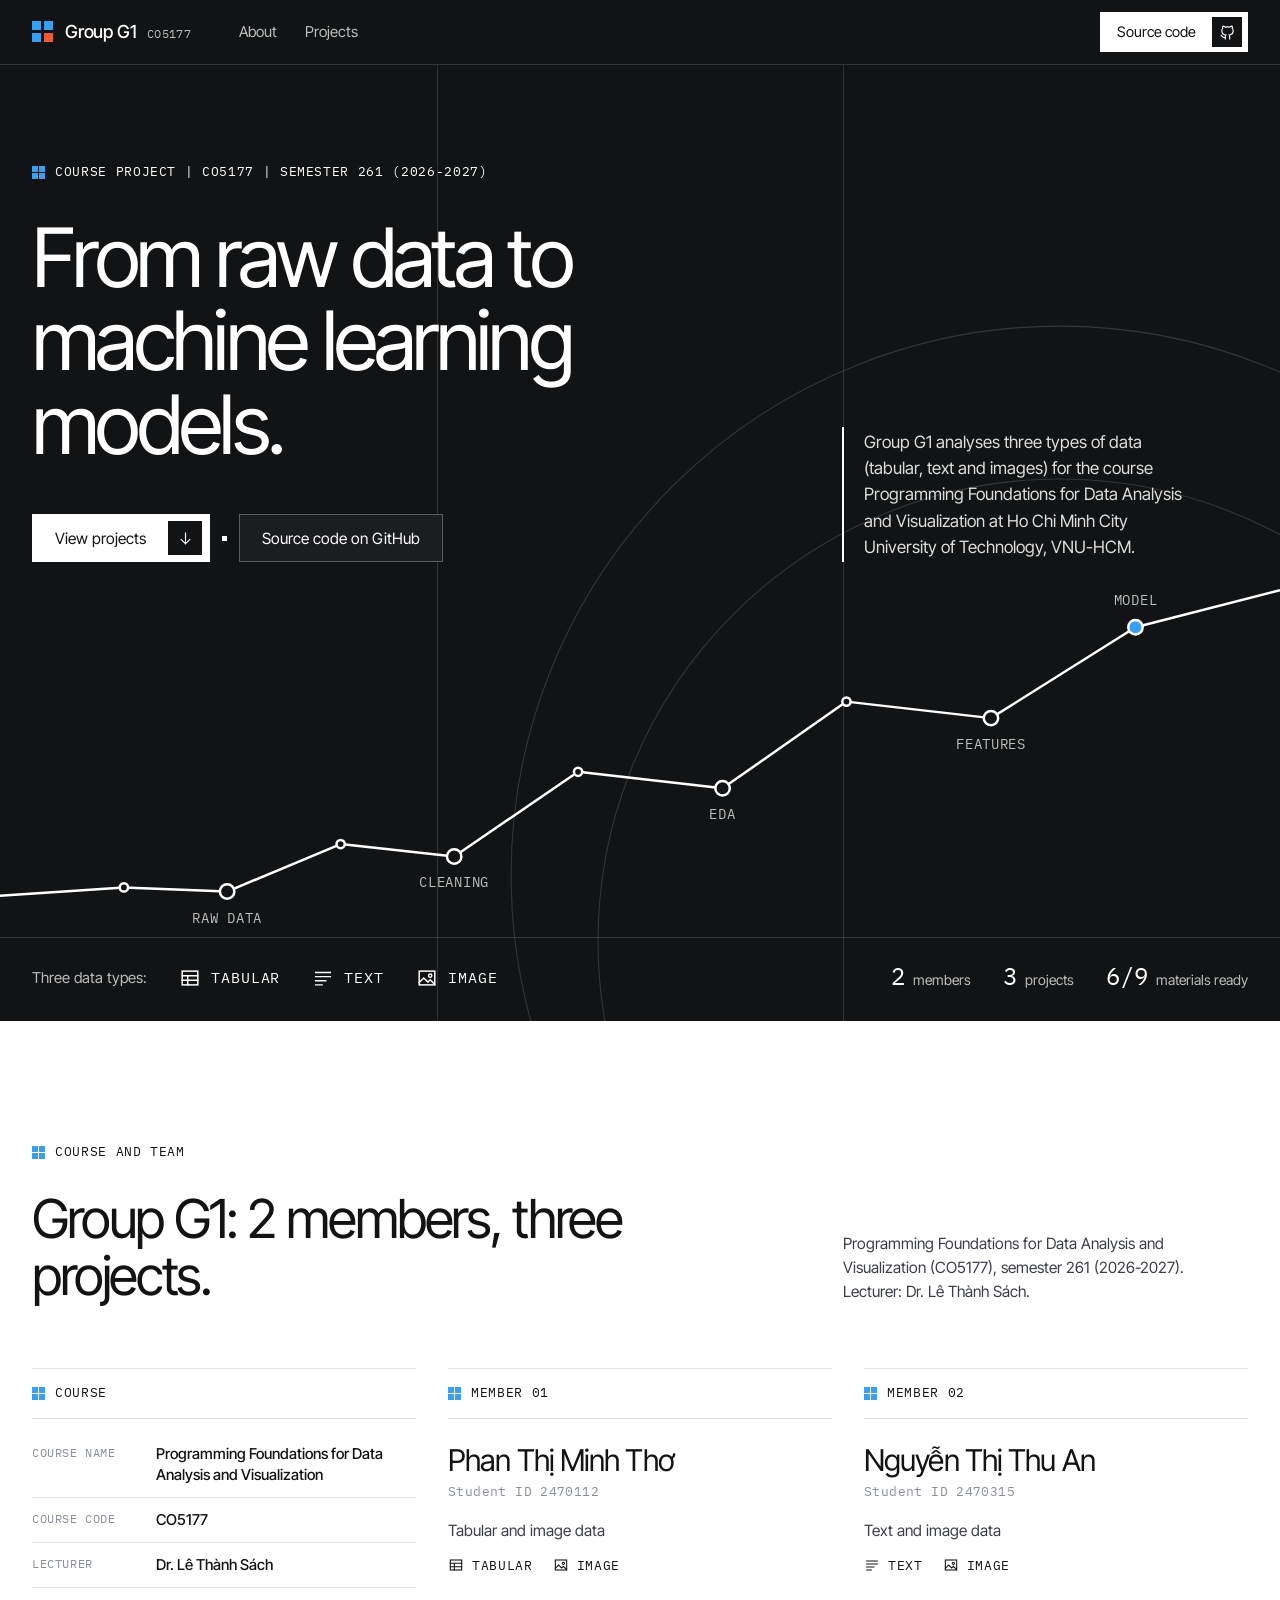
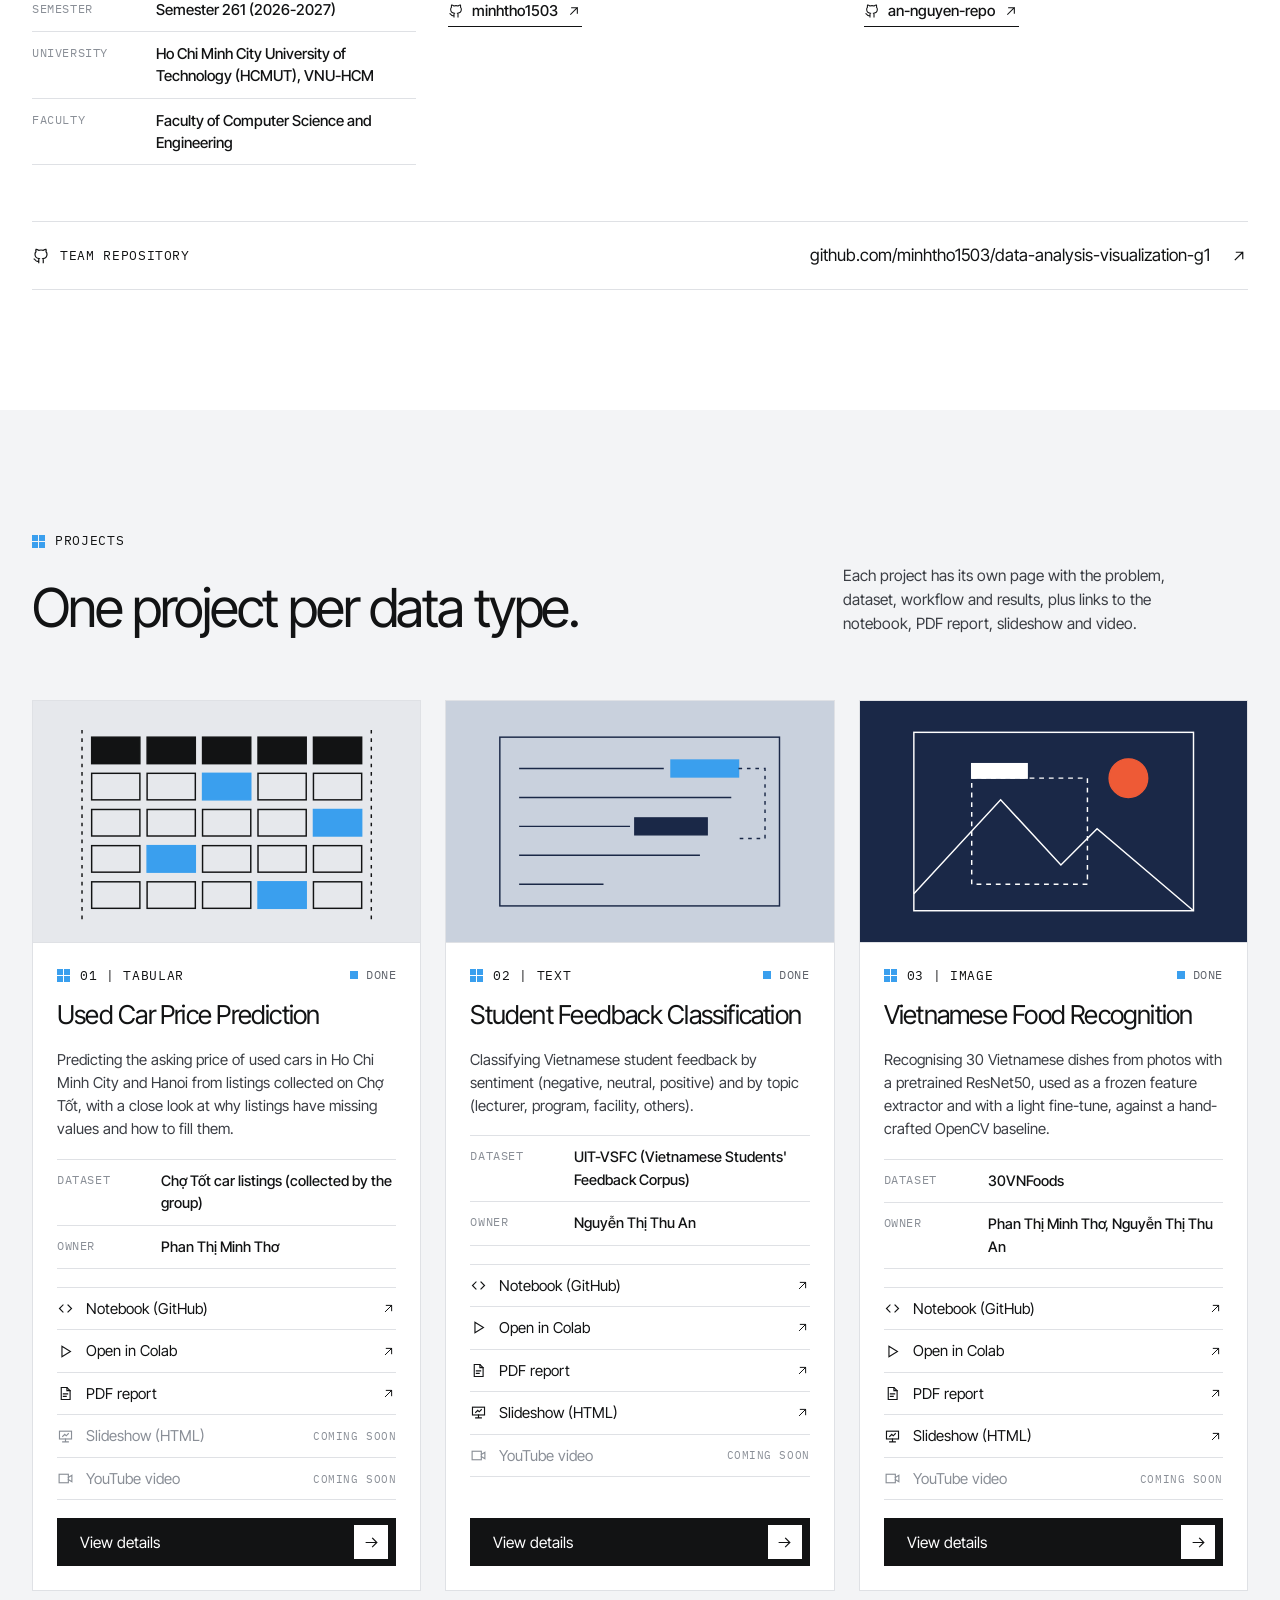
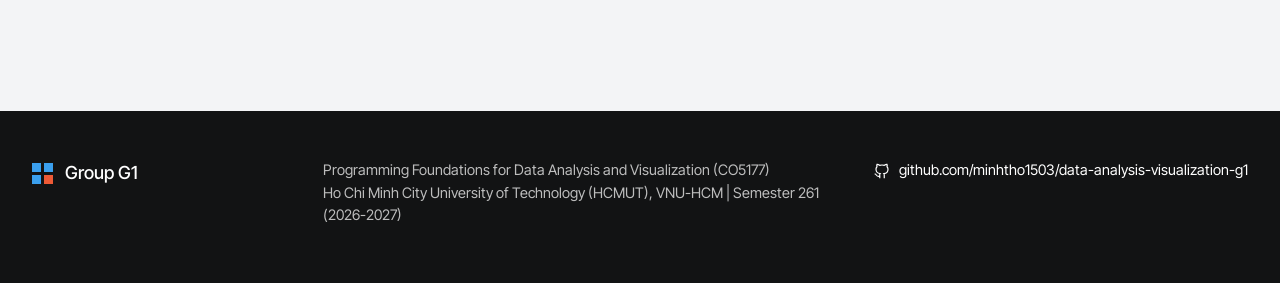
<file: index.html>
<!doctype html>
<html lang="en">
<head>
  <meta charset="utf-8">
  <meta name="viewport" content="width=device-width, initial-scale=1">
  <title>Group G1 | CO5177</title>
  <meta name="description" content="CO5177 course project, Programming Foundations for Data Analysis and Visualization, Group G1, HCMUT, semester 261.">
  <link rel="icon" href="data:image/svg+xml,%3Csvg xmlns='http://www.w3.org/2000/svg' viewBox='0 0 32 32'%3E%3Crect width='32' height='32' rx='6' fill='%2315171c'/%3E%3Crect x='6' y='18' width='5' height='8' fill='%23f2b42f'/%3E%3Crect x='13.5' y='12' width='5' height='14' fill='%232f54eb'/%3E%3Crect x='21' y='6' width='5' height='20' fill='%23d4441f'/%3E%3C/svg%3E">
  <link rel="preconnect" href="https://fonts.googleapis.com">
  <link rel="preconnect" href="https://fonts.gstatic.com" crossorigin>
  <link href="https://fonts.googleapis.com/css2?family=Inter+Tight:wght@400;500;600&family=IBM+Plex+Mono:wght@400;500&display=swap" rel="stylesheet">
  <link rel="stylesheet" href="assets/css/style.css">
</head>
<body data-root="" data-page="home">
  <header class="site-header" id="site-header"></header>
  <main id="app">
    <noscript>
      <div class="noscript">
        This page needs JavaScript.<br>
        Repository: <a href="https://github.com/minhtho1503/data-analysis-visualization-g1">github.com/minhtho1503/data-analysis-visualization-g1</a>
      </div>
    </noscript>
  </main>
  <footer class="site-footer" id="site-footer"></footer>
  <script src="assets/js/site.js"></script>
  <script src="projects/tabular/project.js"></script>
  <script src="projects/text/project.js"></script>
  <script src="projects/image/project.js"></script>
  <script src="assets/js/render.js"></script>
</body>
</html>
</file>
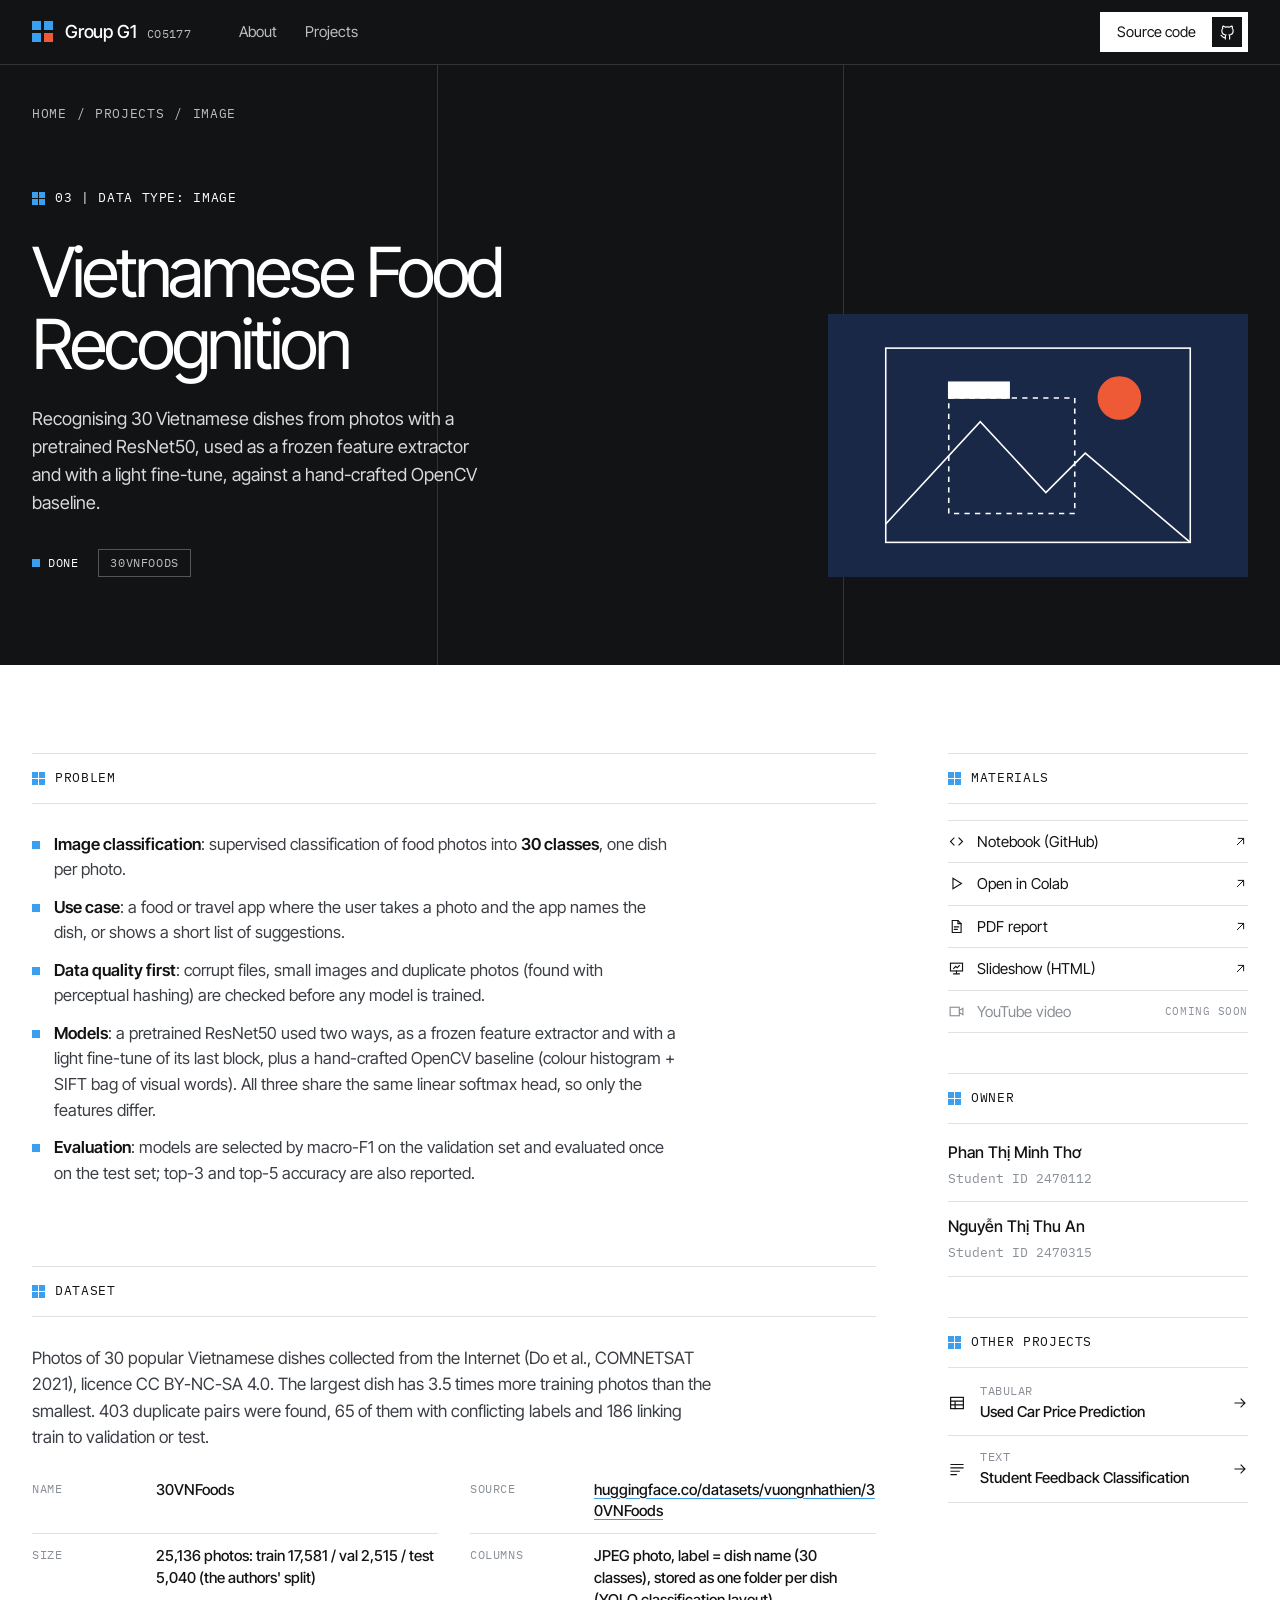
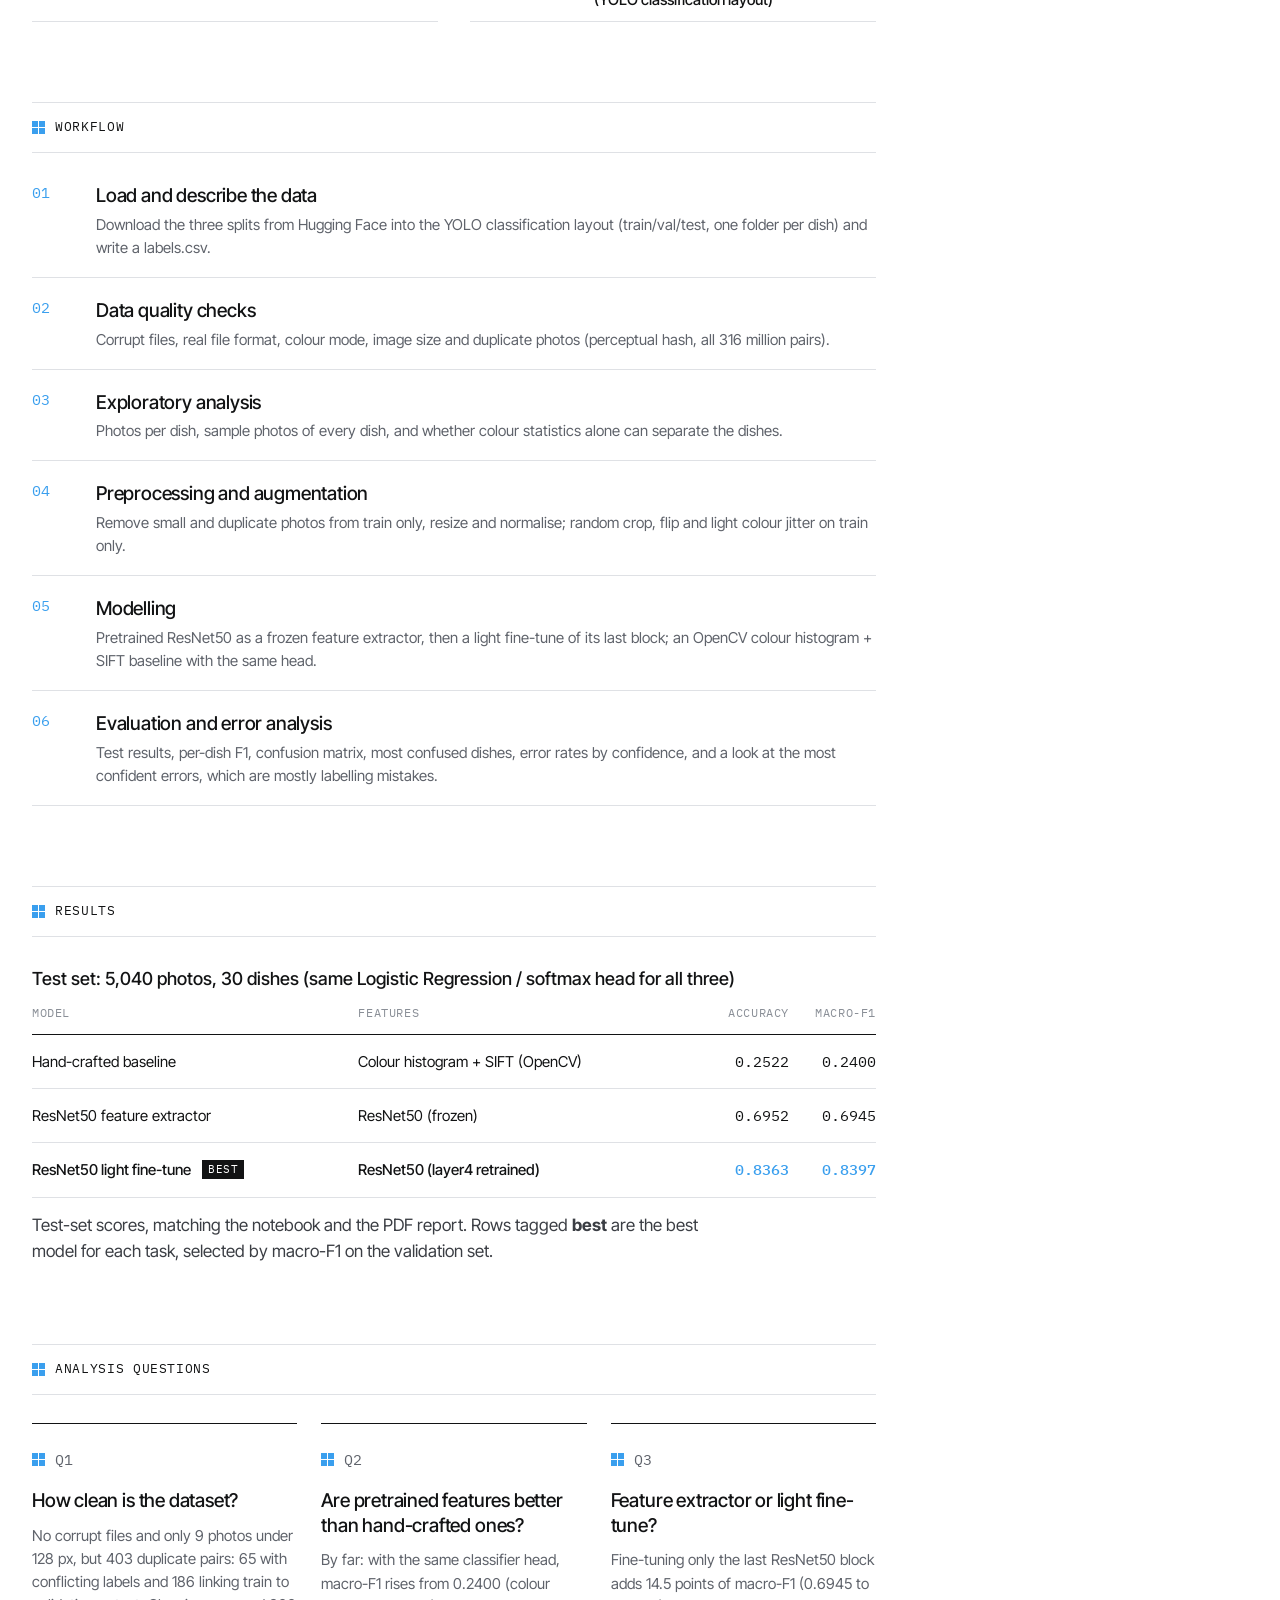
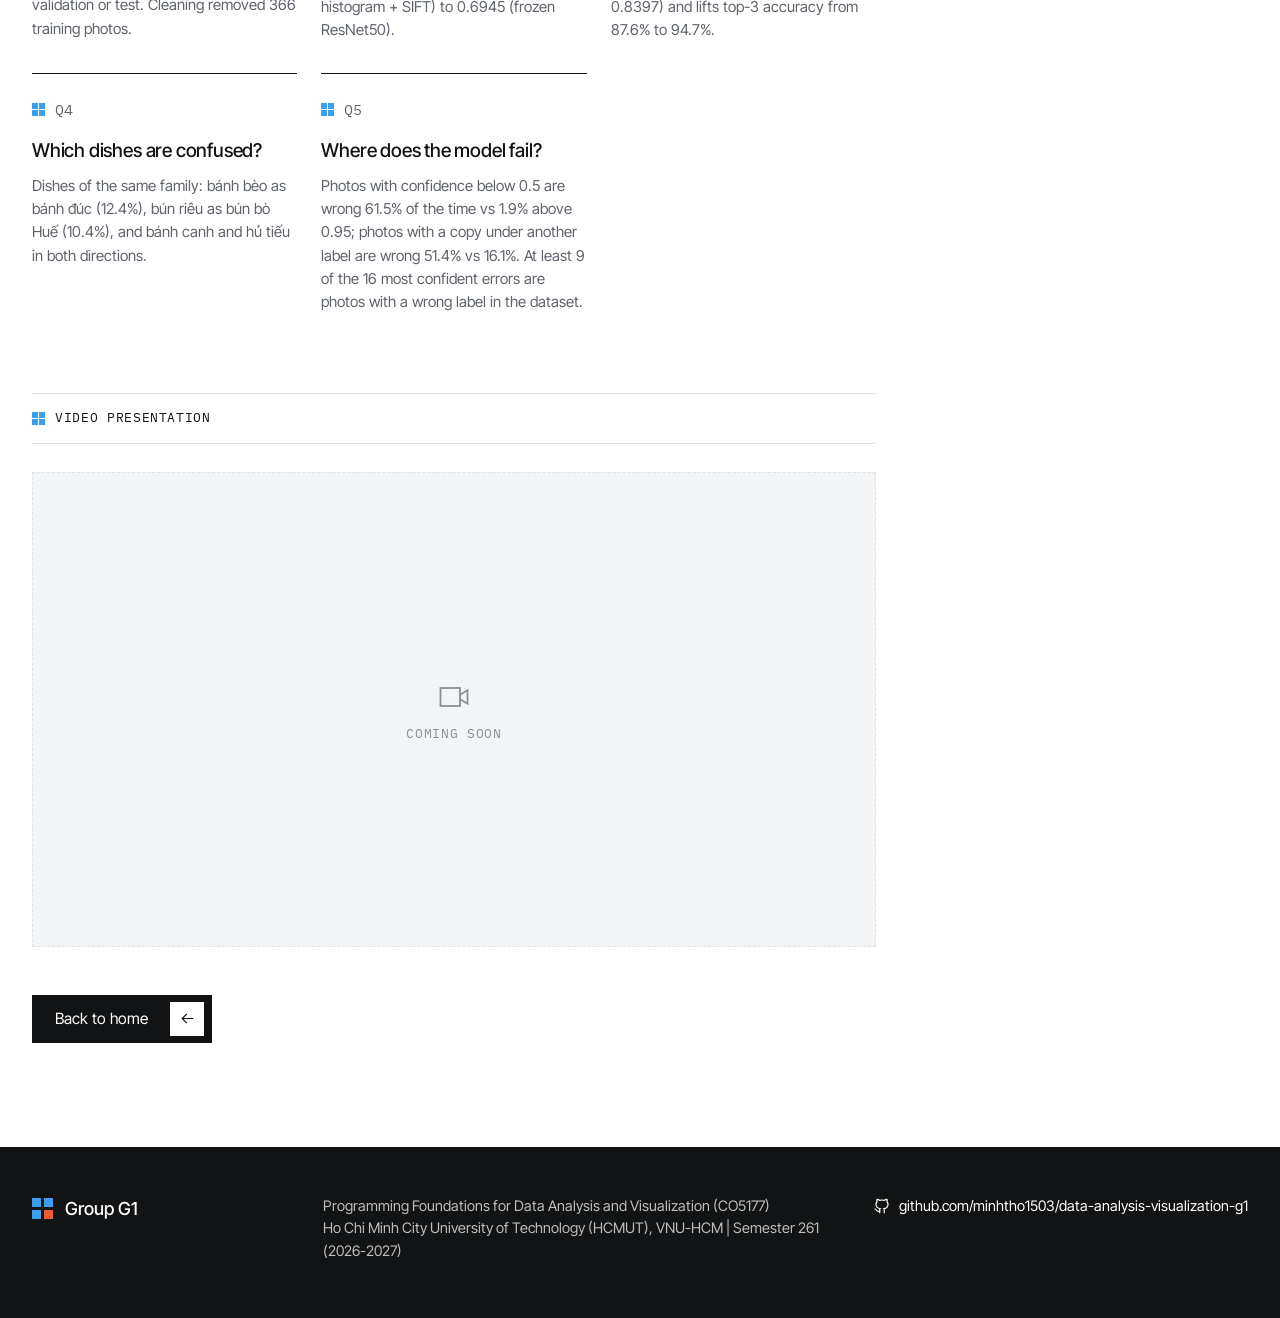
<file: projects/image/index.html>
<!doctype html>
<html lang="en">
<head>
  <meta charset="utf-8">
  <meta name="viewport" content="width=device-width, initial-scale=1">
  <title>Image | Group G1</title>
  <meta name="description" content="CO5177 course project, Programming Foundations for Data Analysis and Visualization, Group G1, HCMUT, semester 261.">
  <link rel="icon" href="data:image/svg+xml,%3Csvg xmlns='http://www.w3.org/2000/svg' viewBox='0 0 32 32'%3E%3Crect width='32' height='32' rx='6' fill='%2315171c'/%3E%3Crect x='6' y='18' width='5' height='8' fill='%23f2b42f'/%3E%3Crect x='13.5' y='12' width='5' height='14' fill='%232f54eb'/%3E%3Crect x='21' y='6' width='5' height='20' fill='%23d4441f'/%3E%3C/svg%3E">
  <link rel="preconnect" href="https://fonts.googleapis.com">
  <link rel="preconnect" href="https://fonts.gstatic.com" crossorigin>
  <link href="https://fonts.googleapis.com/css2?family=Inter+Tight:wght@400;500;600&family=IBM+Plex+Mono:wght@400;500&display=swap" rel="stylesheet">
  <link rel="stylesheet" href="../../assets/css/style.css">
</head>
<body data-root="../../" data-page="project" data-project="image">
  <header class="site-header" id="site-header"></header>
  <main id="app">
    <noscript>
      <div class="noscript">
        This page needs JavaScript.<br>
        Repository: <a href="https://github.com/minhtho1503/data-analysis-visualization-g1">github.com/minhtho1503/data-analysis-visualization-g1</a>
      </div>
    </noscript>
  </main>
  <footer class="site-footer" id="site-footer"></footer>
  <script src="../../assets/js/site.js"></script>
  <script src="../../projects/tabular/project.js"></script>
  <script src="../../projects/text/project.js"></script>
  <script src="../../projects/image/project.js"></script>
  <script src="../../assets/js/render.js"></script>
</body>
</html>
</file>
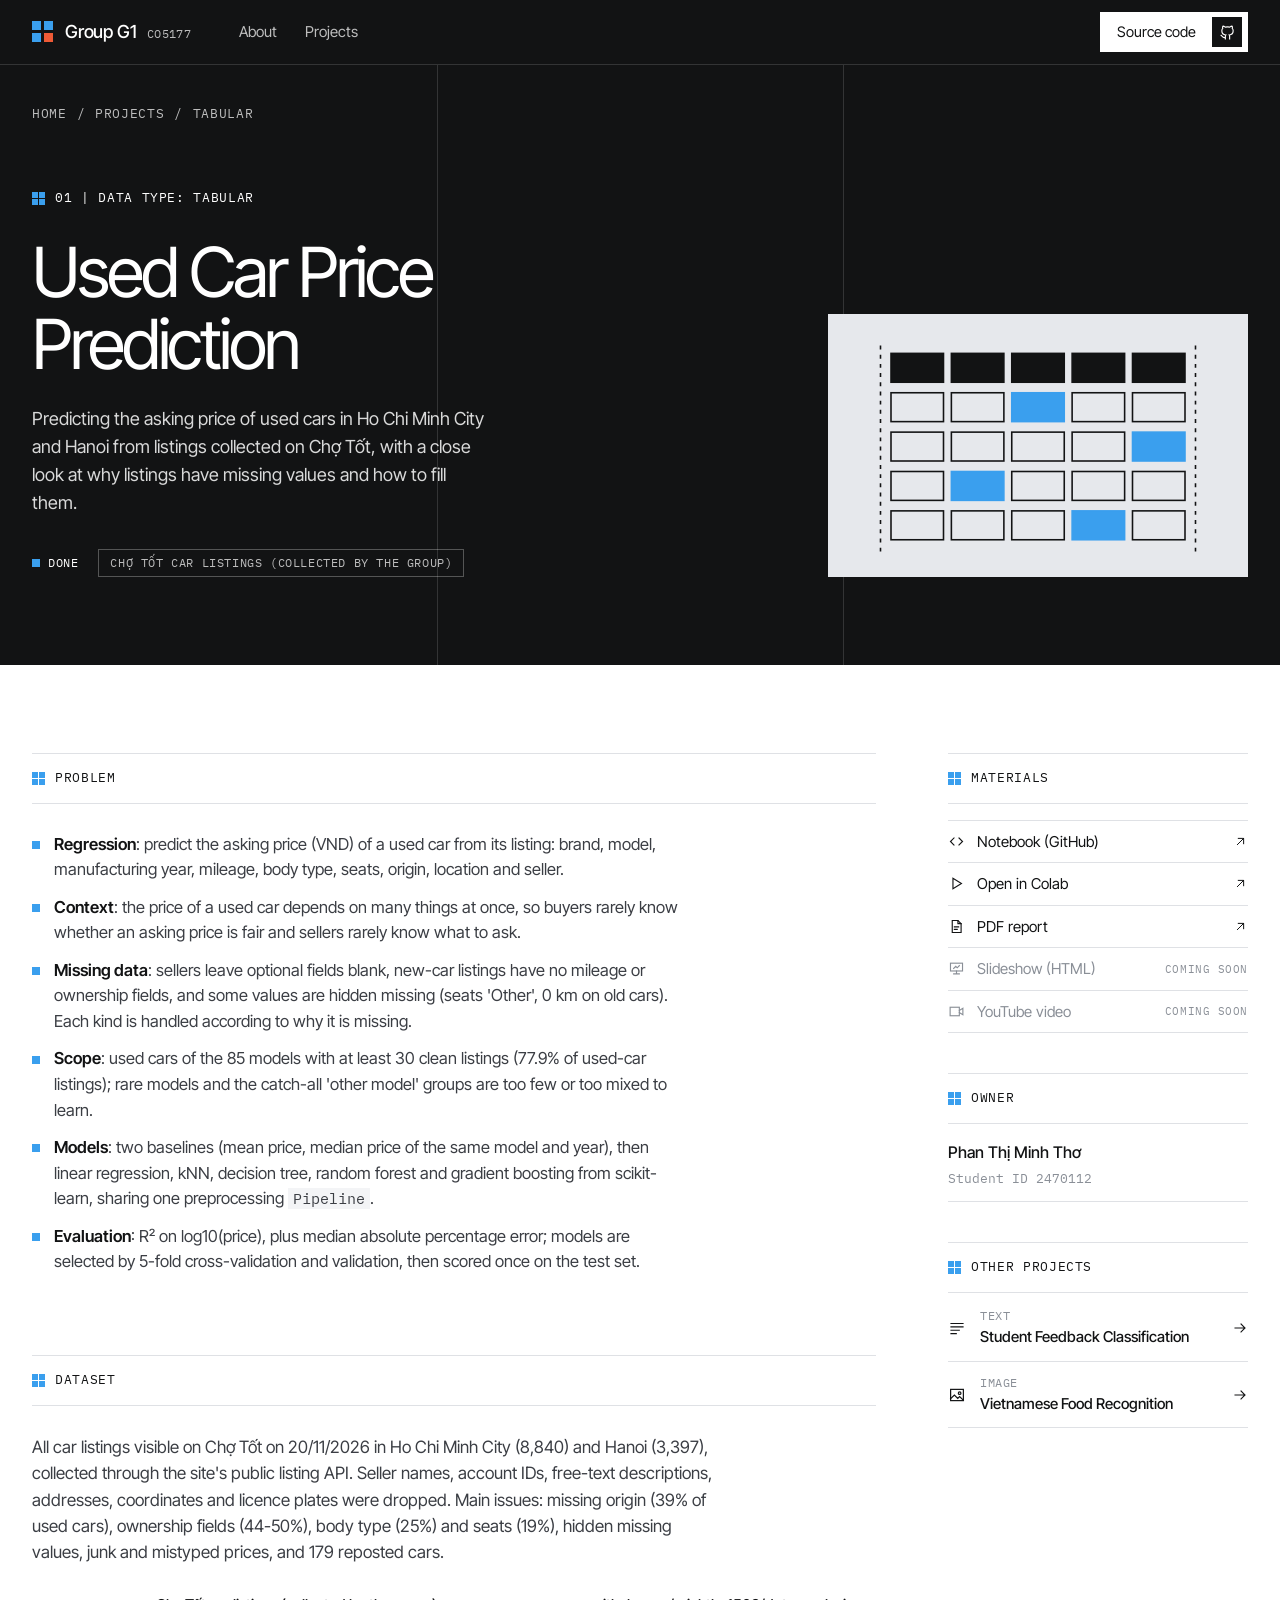
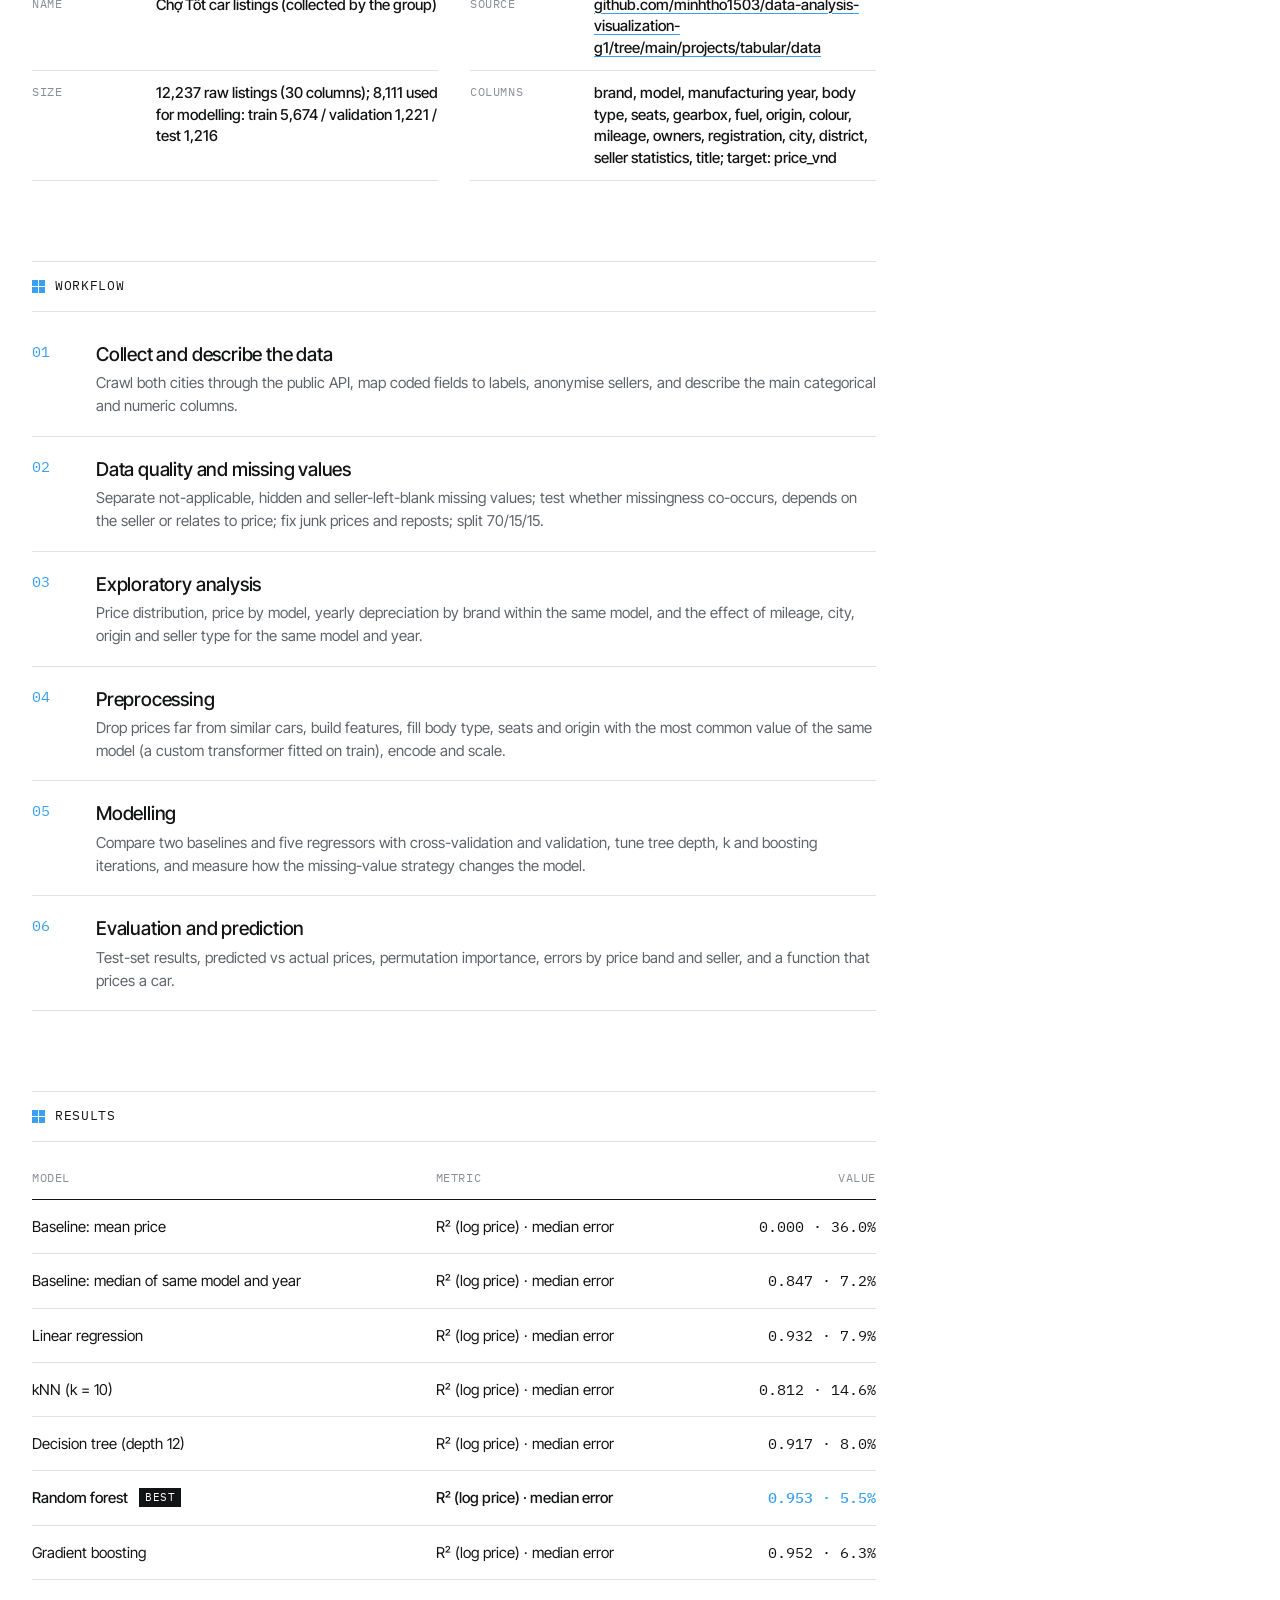
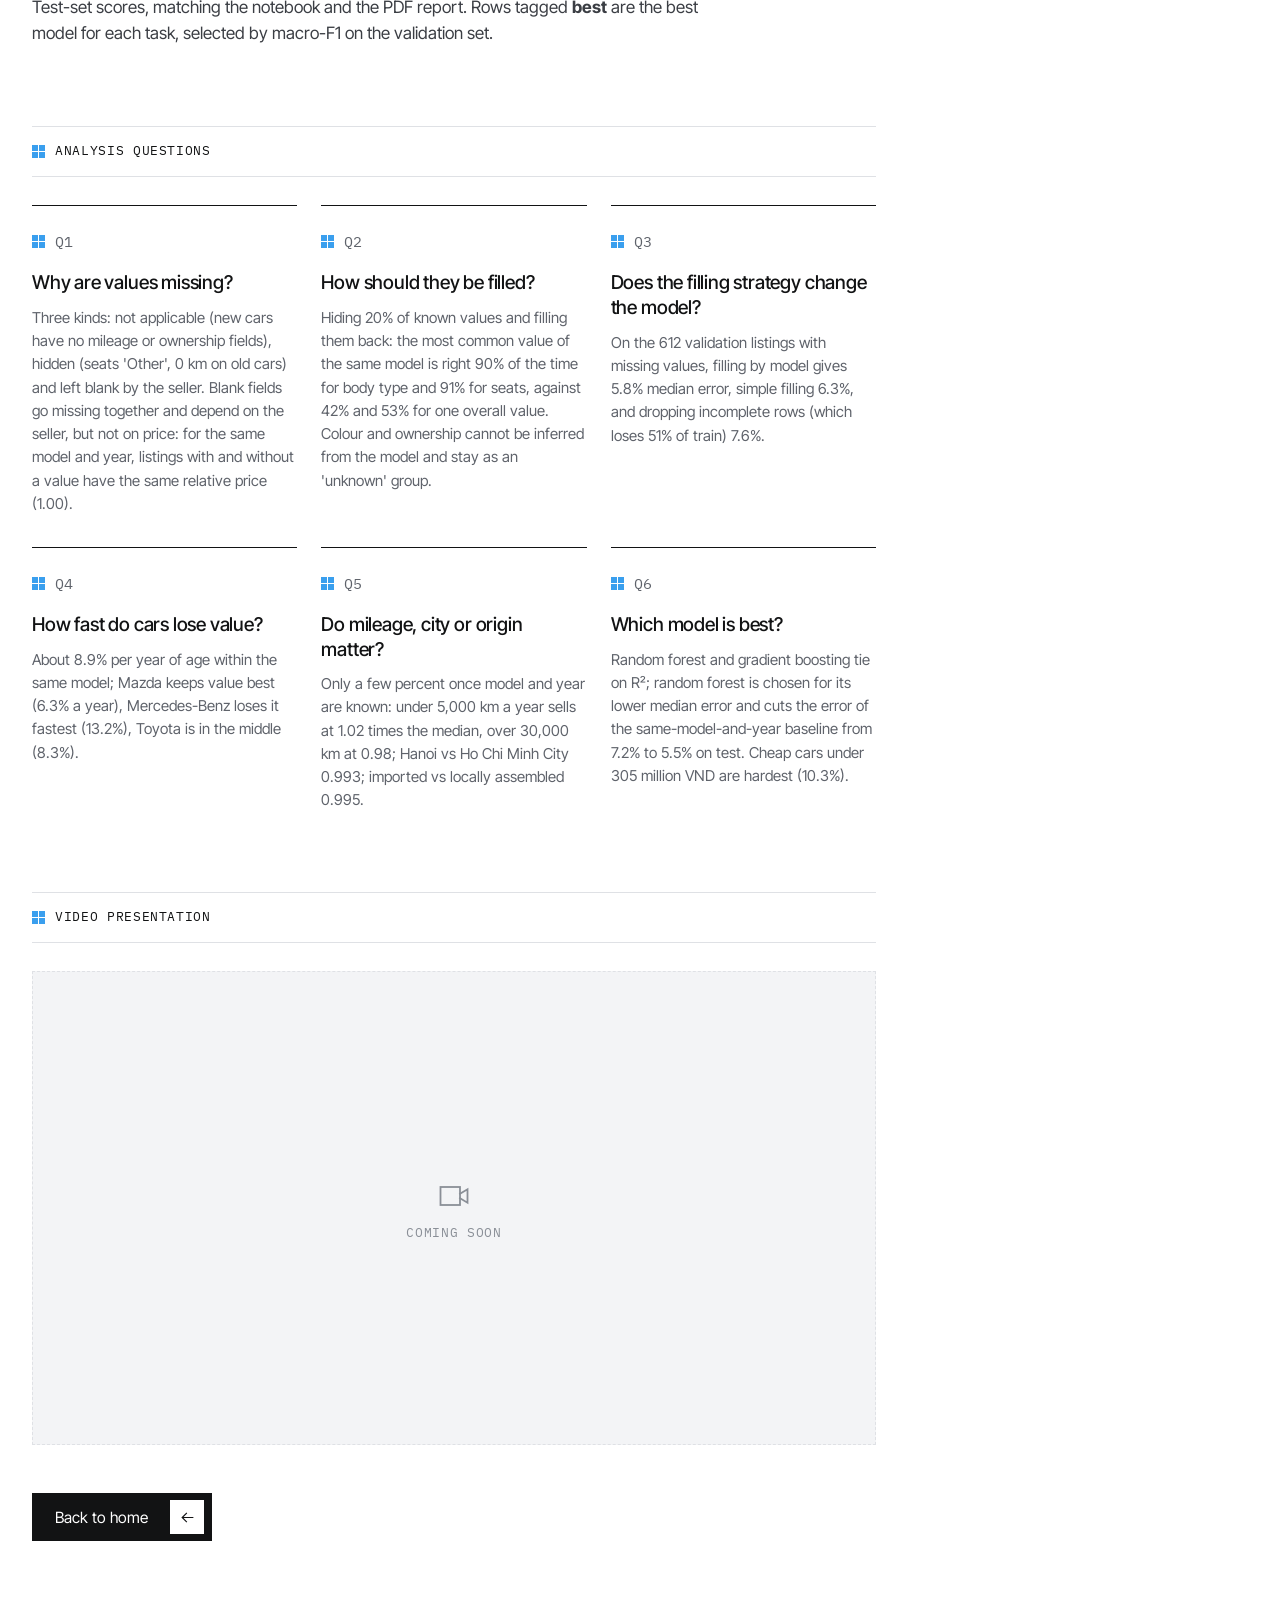
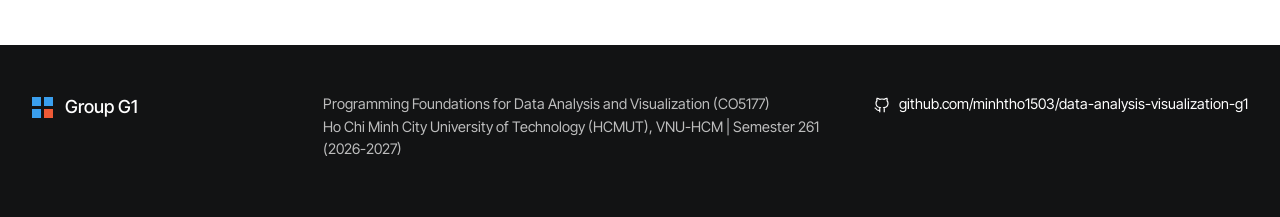
<file: projects/tabular/index.html>
<!doctype html>
<html lang="en">
<head>
  <meta charset="utf-8">
  <meta name="viewport" content="width=device-width, initial-scale=1">
  <title>Tabular | Group G1</title>
  <meta name="description" content="CO5177 course project, Programming Foundations for Data Analysis and Visualization, Group G1, HCMUT, semester 261.">
  <link rel="icon" href="data:image/svg+xml,%3Csvg xmlns='http://www.w3.org/2000/svg' viewBox='0 0 32 32'%3E%3Crect width='32' height='32' rx='6' fill='%2315171c'/%3E%3Crect x='6' y='18' width='5' height='8' fill='%23f2b42f'/%3E%3Crect x='13.5' y='12' width='5' height='14' fill='%232f54eb'/%3E%3Crect x='21' y='6' width='5' height='20' fill='%23d4441f'/%3E%3C/svg%3E">
  <link rel="preconnect" href="https://fonts.googleapis.com">
  <link rel="preconnect" href="https://fonts.gstatic.com" crossorigin>
  <link href="https://fonts.googleapis.com/css2?family=Inter+Tight:wght@400;500;600&family=IBM+Plex+Mono:wght@400;500&display=swap" rel="stylesheet">
  <link rel="stylesheet" href="../../assets/css/style.css">
</head>
<body data-root="../../" data-page="project" data-project="tabular">
  <header class="site-header" id="site-header"></header>
  <main id="app">
    <noscript>
      <div class="noscript">
        This page needs JavaScript.<br>
        Repository: <a href="https://github.com/minhtho1503/data-analysis-visualization-g1">github.com/minhtho1503/data-analysis-visualization-g1</a>
      </div>
    </noscript>
  </main>
  <footer class="site-footer" id="site-footer"></footer>
  <script src="../../assets/js/site.js"></script>
  <script src="../../projects/tabular/project.js"></script>
  <script src="../../projects/text/project.js"></script>
  <script src="../../projects/image/project.js"></script>
  <script src="../../assets/js/render.js"></script>
</body>
</html>
</file>
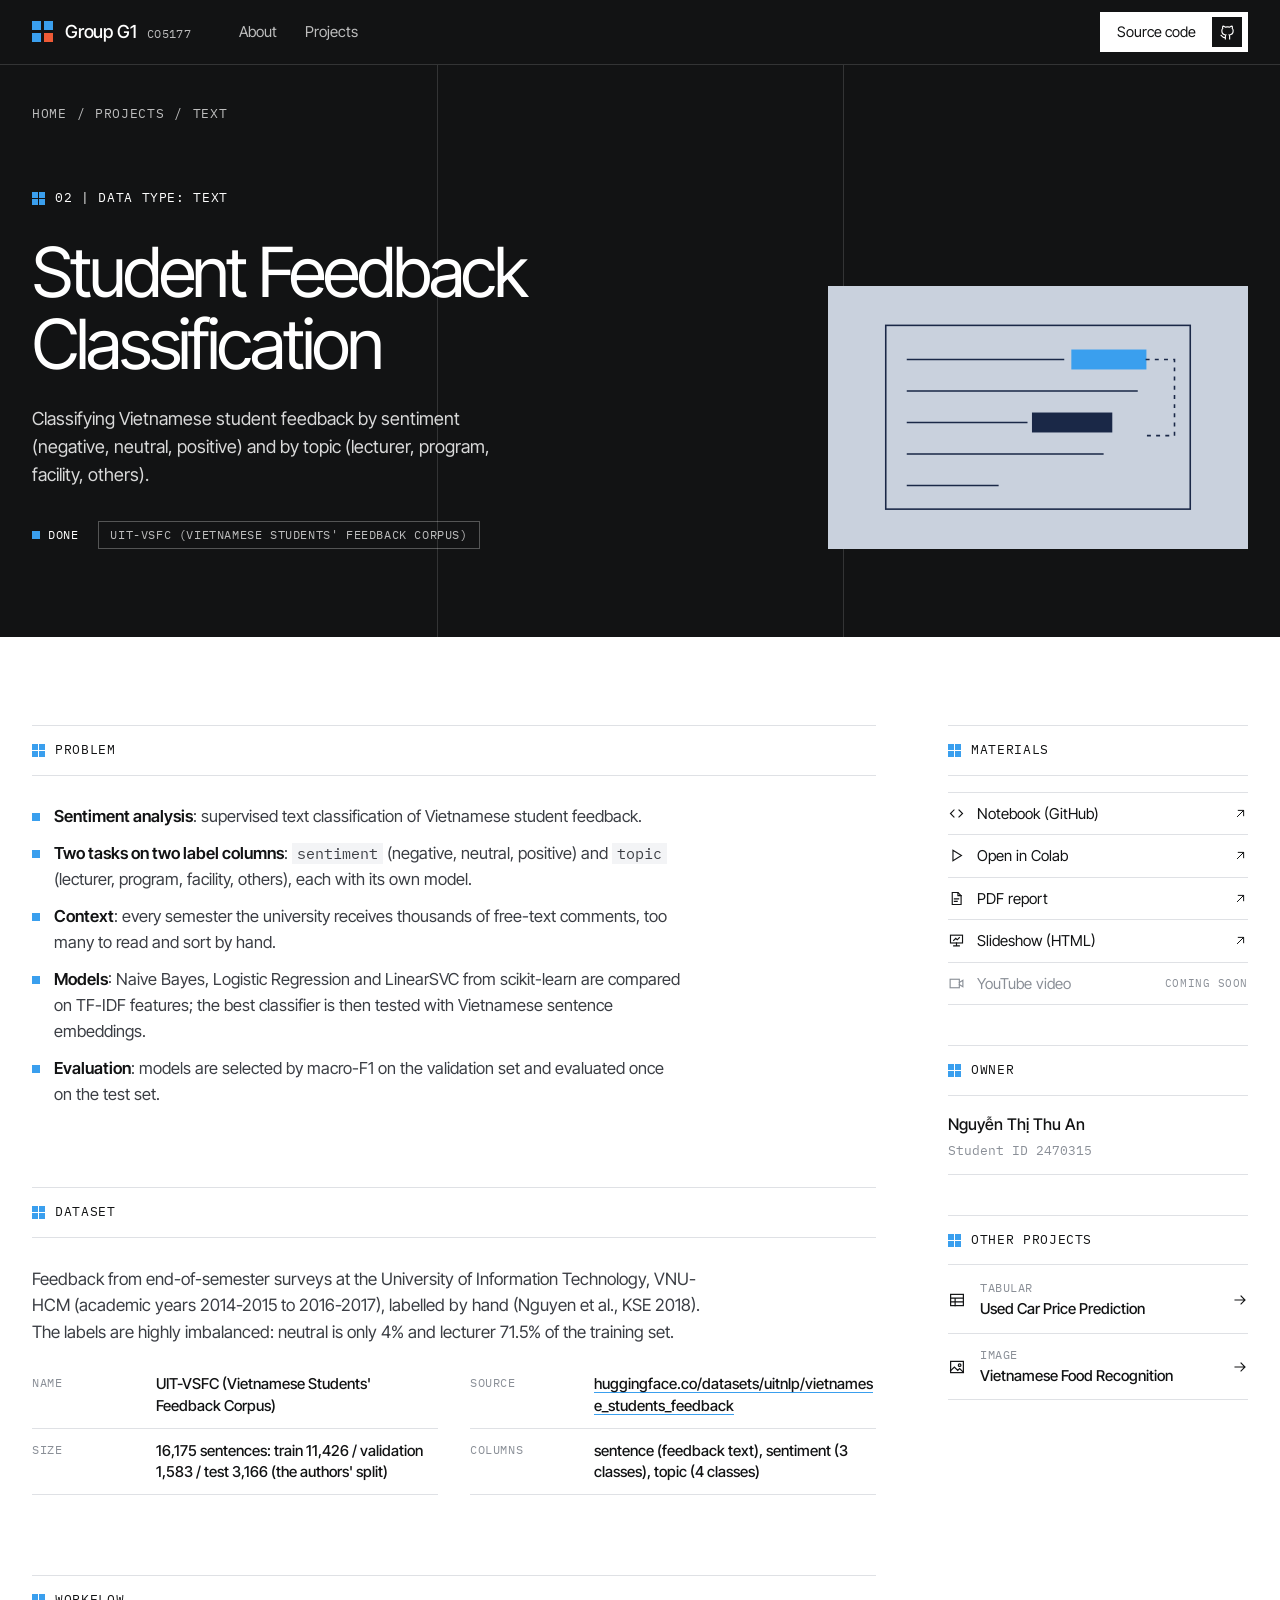
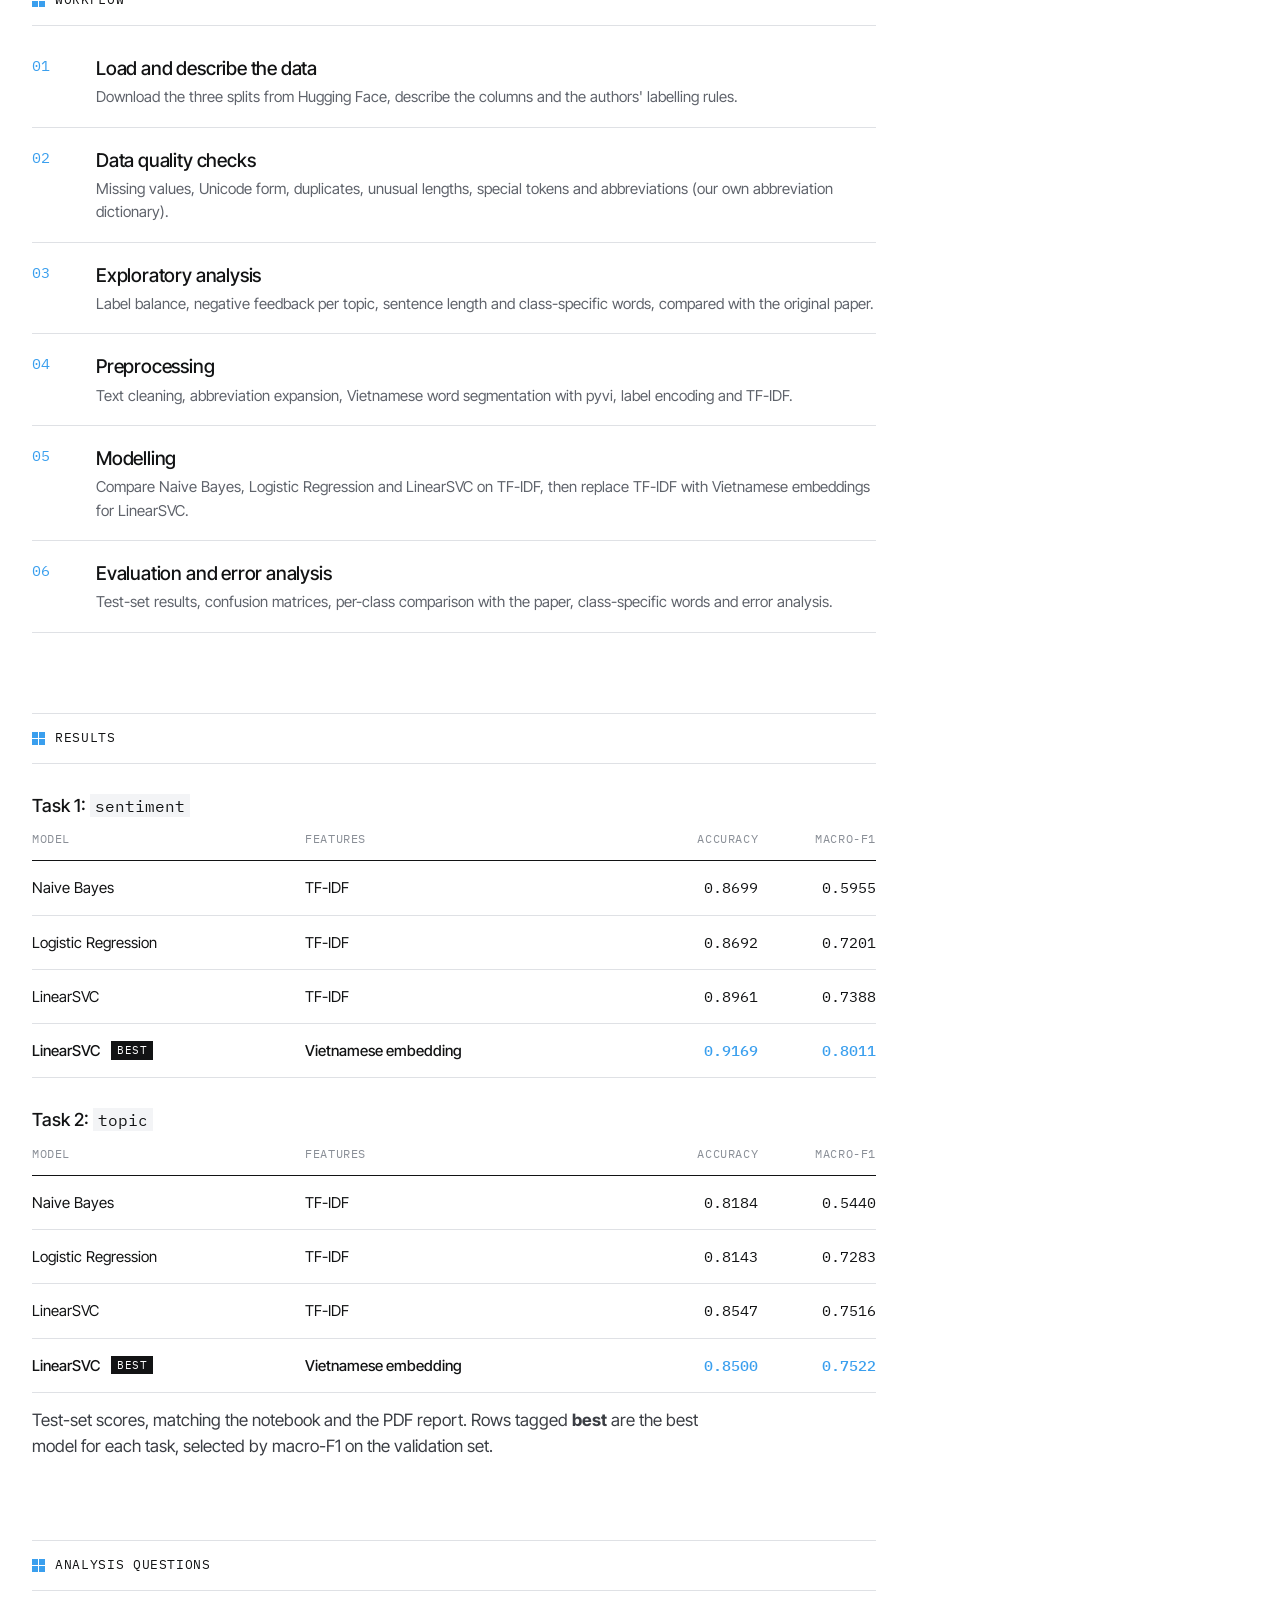
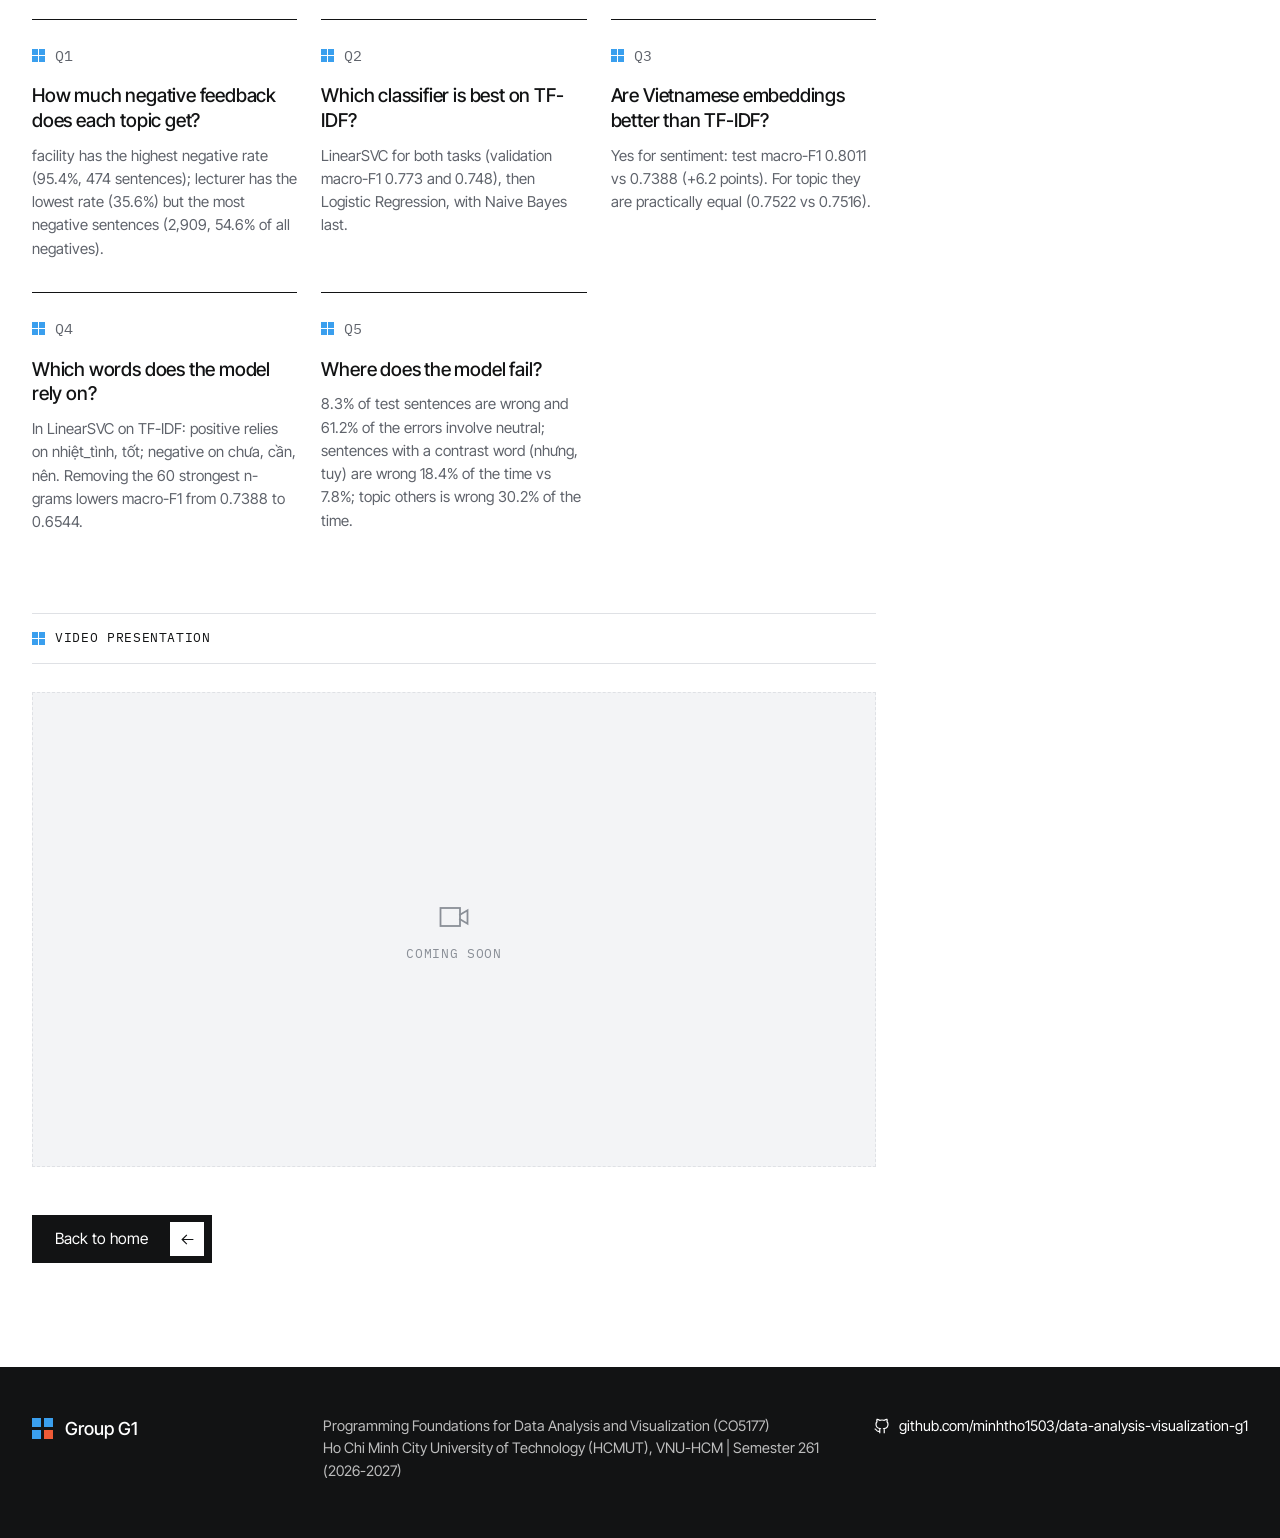
<file: projects/text/index.html>
<!doctype html>
<html lang="en">
<head>
  <meta charset="utf-8">
  <meta name="viewport" content="width=device-width, initial-scale=1">
  <title>Text | Group G1</title>
  <meta name="description" content="CO5177 course project, Programming Foundations for Data Analysis and Visualization, Group G1, HCMUT, semester 261.">
  <link rel="icon" href="data:image/svg+xml,%3Csvg xmlns='http://www.w3.org/2000/svg' viewBox='0 0 32 32'%3E%3Crect width='32' height='32' rx='6' fill='%2315171c'/%3E%3Crect x='6' y='18' width='5' height='8' fill='%23f2b42f'/%3E%3Crect x='13.5' y='12' width='5' height='14' fill='%232f54eb'/%3E%3Crect x='21' y='6' width='5' height='20' fill='%23d4441f'/%3E%3C/svg%3E">
  <link rel="preconnect" href="https://fonts.googleapis.com">
  <link rel="preconnect" href="https://fonts.gstatic.com" crossorigin>
  <link href="https://fonts.googleapis.com/css2?family=Inter+Tight:wght@400;500;600&family=IBM+Plex+Mono:wght@400;500&display=swap" rel="stylesheet">
  <link rel="stylesheet" href="../../assets/css/style.css">
</head>
<body data-root="../../" data-page="project" data-project="text">
  <header class="site-header" id="site-header"></header>
  <main id="app">
    <noscript>
      <div class="noscript">
        This page needs JavaScript.<br>
        Repository: <a href="https://github.com/minhtho1503/data-analysis-visualization-g1">github.com/minhtho1503/data-analysis-visualization-g1</a>
      </div>
    </noscript>
  </main>
  <footer class="site-footer" id="site-footer"></footer>
  <script src="../../assets/js/site.js"></script>
  <script src="../../projects/tabular/project.js"></script>
  <script src="../../projects/text/project.js"></script>
  <script src="../../projects/image/project.js"></script>
  <script src="../../assets/js/render.js"></script>
</body>
</html>
</file>
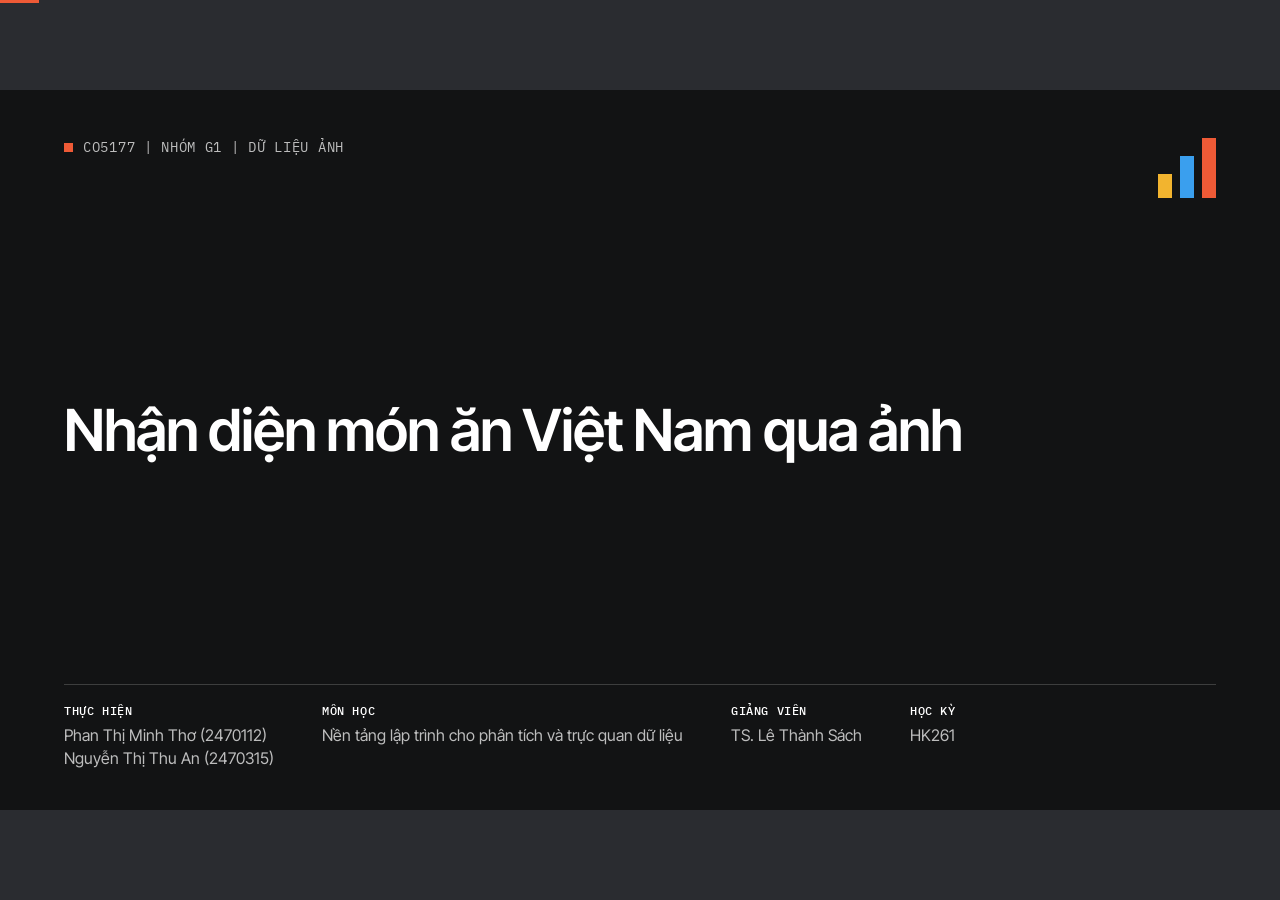
<file: projects/image/slides.html>
<!doctype html>
<html lang="vi">
<head>
  <meta charset="utf-8">
  <meta name="viewport" content="width=device-width, initial-scale=1">
  <title>Slides | Image | Group G1</title>
  <link rel="preconnect" href="https://fonts.googleapis.com">
  <link rel="preconnect" href="https://fonts.gstatic.com" crossorigin>
  <link href="https://fonts.googleapis.com/css2?family=Inter+Tight:wght@400;500;600&family=IBM+Plex+Mono:wght@400;500&display=swap" rel="stylesheet">
  <link rel="stylesheet" href="../../assets/css/slides.css">
</head>
<body data-deck="G1 | Nhận diện món ăn Việt Nam qua ảnh">
<main class="deck">

<section class="slide dark">
  <div class="bars" aria-hidden="true"><i></i><i></i><i></i></div>
  <p class="kicker">CO5177 | Nhóm G1 | Dữ liệu ảnh</p>
  <div class="title-in">
    <h1>Nhận diện món ăn Việt Nam qua ảnh</h1>
  </div>
  <div class="title-meta">
    <div><b>Thực hiện</b>Phan Thị Minh Thơ (2470112)<br>Nguyễn Thị Thu An (2470315)</div>
    <div><b>Môn học</b>Nền tảng lập trình cho phân tích và trực quan dữ liệu</div>
    <div><b>Giảng viên</b>TS. Lê Thành Sách</div>
    <div><b>Học kỳ</b>HK261</div>
  </div>
</section>

<section class="slide">
  <p class="kicker">Nội dung</p>
  <h2>Nội dung trình bày</h2>
  <div class="body">
    <ol class="toc">
      <li><div><h3>Bài toán và hướng tiếp cận</h3><p>Trường hợp sử dụng, thước đo, quy trình chung, dự đoán top-k</p></div></li>
      <li><div><h3>Bộ dữ liệu</h3><p>30VNFoods, cách chia, cấu trúc thư mục</p></div></li>
      <li><div><h3>Kiểm tra chất lượng dữ liệu</h3><p>File lỗi, định dạng, kích thước, ảnh trùng</p></div></li>
      <li><div><h3>Khám phá dữ liệu</h3><p>Số ảnh theo món, ảnh mẫu, màu sắc</p></div></li>
      <li><div><h3>Tiền xử lý và tăng cường dữ liệu</h3><p>Làm sạch, thu nhỏ, chuẩn hóa, tăng cường trên train</p></div></li>
      <li><div><h3>Xây dựng mô hình</h3><p>ResNet50 trích đặc trưng, fine-tune nhẹ, baseline thủ công</p></div></li>
      <li><div><h3>Đánh giá và phân tích lỗi</h3><p>Kết quả trên test, các cặp món bị nhầm, lỗi của nhãn</p></div></li>
      <li><div><h3>Kết luận</h3><p>Kết quả chính, hạn chế, hướng mở rộng</p></div></li>
    </ol>
  </div>
</section>

<!-- 01 -->
<section class="slide section" data-sec="1"></section>

<section class="slide">
  <p class="kicker">01 | Bài toán và hướng tiếp cận</p>
  <h2>Bài toán: nhận diện món ăn từ ảnh chụp</h2>
  <div class="body">
    <div class="pipe">
      <div class="node">
        <svg width="74" height="110" viewBox="0 0 74 110" fill="none" stroke="#121314" stroke-width="2.5" aria-hidden="true"><rect x="4" y="4" width="66" height="102" rx="9"/><path d="M28 13h18"/><circle cx="37" cy="96" r="4"/><rect x="16" y="32" width="42" height="34"/><circle cx="37" cy="49" r="8"/></svg>
        <p>Người dùng chụp<br>ảnh món ăn</p>
      </div>
      <div class="arr"><span>ảnh</span></div>
      <div class="node"><img src="figures/slides/pred_bun_bo_hue_ok.jpg" width="190" height="190" alt="Ảnh chụp một tô bún bò Huế"><p>Ảnh thật</p></div>
      <div class="arr"></div>
      <div class="node dark"><h3>Mô hình</h3><p>phân loại ảnh<br>30 món</p></div>
      <div class="arr"><span>tên món</span></div>
      <div class="node hot"><h3>Kết quả</h3><p class="big">Bún bò Huế</p><p class="note">hoặc 3 gợi ý</p></div>
    </div>
    <p>Ứng dụng ẩm thực hoặc du lịch: đầu vào là một ảnh, đầu ra là tên món trong <strong>30 món ăn Việt Nam</strong> phổ biến. Mỗi ảnh có một nhãn. Đây là bài toán phân loại ảnh có giám sát.</p>
    <div class="cards">
      <div class="card"><h3>Accuracy</h3><p>Tỉ lệ ảnh có món dự đoán đầu tiên đúng.</p></div>
      <div class="card hot"><h3>Macro-F1</h3><p>Trung bình F1 của 30 món, mỗi món trọng số như nhau. Dùng để chọn mô hình.</p></div>
      <div class="card"><h3>Top-3 / Top-5</h3><p>Tỉ lệ ảnh có món đúng nằm trong 3 hoặc 5 gợi ý đầu tiên.</p></div>
    </div>
  </div>
</section>

<section class="slide">
  <p class="kicker">01 | Bài toán và hướng tiếp cận</p>
  <h2>Hướng tiếp cận chung</h2>
  <div class="body">
    <div class="pipe">
      <div class="node" style="width: 250px">
        <h3>Dữ liệu có nhãn</h3>
        <div style="display: flex; gap: 8px">
          <div><img src="figures/slides/sample_pho.jpg" width="96" height="96" alt="Ảnh phở"><p class="note">Pho</p></div>
          <div><img src="figures/slides/sample_banh_mi.jpg" width="96" height="96" alt="Ảnh bánh mì"><p class="note">Banh mi</p></div>
        </div>
        <p>ảnh + nhãn<br>train / val / test</p>
      </div>
      <div class="arr"><span>train</span></div>
      <div class="node dark" style="width: 230px"><h3>Huấn luyện</h3><p>Ảnh thành vector đặc trưng, rồi bộ phân loại học trên train</p></div>
      <div class="arr"><span>val</span></div>
      <div class="node" style="width: 200px"><h3>Chọn mô hình</h3><p>Mô hình có macro-F1 cao nhất trên val</p></div>
      <div class="arr"><span>test</span></div>
      <div class="node hot" style="width: 230px"><h3>Dự đoán, đánh giá</h3><p>Xác suất cho 30 món, xếp hạng top-k; đánh giá một lần trên test</p></div>
    </div>
    <ul class="points">
      <li><strong>Đặc trưng:</strong> so sánh đặc trưng thiết kế bằng tay (màu sắc, điểm nổi bật) với đặc trưng của một mạng CNN đã huấn luyện sẵn trên ImageNet.</li>
      <li><strong>Bộ phân loại:</strong> giống nhau ở mọi mô hình (tuyến tính + softmax), để khác biệt chỉ đến từ đặc trưng.</li>
      <li><strong>Tập test</strong> chỉ được dùng sau khi đã chọn xong mô hình, để điểm số phản ánh đúng ảnh chưa từng thấy.</li>
    </ul>
  </div>
</section>

<section class="slide">
  <p class="kicker">01 | Bài toán và hướng tiếp cận</p>
  <h2>Dự đoán: xác suất và top-k</h2>
  <div class="body">
    <p>Với mỗi ảnh, mô hình trả về một xác suất cho từng món trong 30 món (tổng bằng 1). Món có xác suất cao nhất là dự đoán (top-1); k món cao nhất là danh sách gợi ý (top-k).</p>
    <div class="row" style="flex: 0 0 auto">
      <div class="col">
        <div class="topk">
          <img src="figures/slides/pred_banh_bot_loc.jpg" alt="Ảnh bánh bột lọc">
          <div class="bars-k">
            <h3>Nhãn thật: Banh bot loc</h3>
            <div class="kbar true"><span>1.</span><span>Banh bot loc</span><i style="width: 94%"></i><span class="n">0.94</span></div>
            <div class="kbar"><span>2.</span><span>Chao long</span><i style="width: 1%"></i><span class="n">0.01</span></div>
            <div class="kbar"><span>3.</span><span>Hu tieu</span><i style="width: 1%"></i><span class="n">0.01</span></div>
            <p class="verdict">Top-1 <span class="ok">đúng</span>, top-3 <span class="ok">đúng</span>.</p>
          </div>
        </div>
      </div>
      <div class="col">
        <div class="topk">
          <img src="figures/slides/pred_bun_bo_hue_top3.jpg" alt="Ảnh bún bò Huế">
          <div class="bars-k">
            <h3>Nhãn thật: Bun bo Hue</h3>
            <div class="kbar"><span>1.</span><span>Banh canh</span><i style="width: 45%"></i><span class="n">0.45</span></div>
            <div class="kbar"><span>2.</span><span>Pho</span><i style="width: 18%"></i><span class="n">0.18</span></div>
            <div class="kbar true"><span>3.</span><span>Bun bo Hue</span><i style="width: 16%"></i><span class="n">0.16</span></div>
            <p class="verdict">Top-1 <span class="no">sai</span>, top-3 <span class="ok">đúng</span>.</p>
          </div>
        </div>
      </div>
    </div>
    <p class="note">Hai ảnh test và xác suất thật của mô hình cuối cùng. Ứng dụng có thể hiện một câu trả lời khi xác suất cao, và cả 3 gợi ý khi mô hình chưa chắc chắn, nên ngoài accuracy nhóm báo cáo thêm top-3 và top-5 accuracy.</p>
  </div>
</section>

<!-- 02 -->
<section class="slide section" data-sec="2"></section>

<section class="slide">
  <p class="kicker">02 | Bộ dữ liệu</p>
  <h2>Bộ dữ liệu 30VNFoods</h2>
  <div class="body">
    <div class="row">
      <div class="col w45">
        <ul class="points sm">
          <li><strong>Nguồn:</strong> Do et al., COMNETSAT 2021; bản sao công khai trên Hugging Face <code>vuongnhathien/30VNFoods</code>.</li>
          <li><strong>Giấy phép:</strong> CC BY-NC-SA 4.0, phi thương mại, phải ghi nguồn.</li>
          <li><strong>Nội dung:</strong> ảnh chụp 30 món ăn Việt Nam thu thập từ Internet; nhãn là tên món.</li>
          <li><strong>Kích thước ảnh:</strong> cạnh ngắn từ 83 đến 4 912 px, trung vị 700 px; chỉ 9 ảnh dưới 128 px.</li>
          <li><strong>Kết quả gốc:</strong> accuracy 77.54%, top-5 96.07% trên tập test.</li>
        </ul>
        <table class="sm">
          <thead><tr><th>Tập</th><th class="n">Ban đầu</th><th class="n">Tỉ lệ</th><th class="n">Sau làm sạch</th><th class="n">Mỗi món</th></tr></thead>
          <tbody>
            <tr><td>train</td><td class="n">17 581</td><td class="n">69.9%</td><td class="n">17 215</td><td class="n">306 - 1 047</td></tr>
            <tr><td>val</td><td class="n">2 515</td><td class="n">10.0%</td><td class="n">2 515</td><td class="n">45 - 153</td></tr>
            <tr><td>test</td><td class="n">5 040</td><td class="n">20.1%</td><td class="n">5 040</td><td class="n">89 - 306</td></tr>
          </tbody>
        </table>
      </div>
      <div class="col">
        <div class="tiles">
          <figure><img src="figures/slides/sample_pho.jpg" alt=""><figcaption>Pho</figcaption></figure>
          <figure><img src="figures/slides/sample_banh_mi.jpg" alt=""><figcaption>Banh mi</figcaption></figure>
          <figure><img src="figures/slides/sample_com_tam.jpg" alt=""><figcaption>Com tam</figcaption></figure>
          <figure><img src="figures/slides/sample_banh_xeo.jpg" alt=""><figcaption>Banh xeo</figcaption></figure>
          <figure><img src="figures/slides/sample_goi_cuon.jpg" alt=""><figcaption>Goi cuon</figcaption></figure>
          <figure><img src="figures/slides/sample_bun_rieu.jpg" alt=""><figcaption>Bun rieu</figcaption></figure>
          <figure><img src="figures/slides/sample_banh_beo.jpg" alt=""><figcaption>Banh beo</figcaption></figure>
          <figure><img src="figures/slides/sample_cao_lau.jpg" alt=""><figcaption>Cao lau</figcaption></figure>
        </div>
        <p class="note">Ảnh train và nhãn của chúng (tên thư mục, viết không dấu). Nhóm giữ nguyên cách chia của tác giả để so sánh được với bài báo gốc.</p>
      </div>
    </div>
  </div>
</section>

<section class="slide">
  <p class="kicker">02 | Bộ dữ liệu</p>
  <h2>Cấu trúc thư mục dữ liệu</h2>
  <div class="body">
    <div class="row">
      <div class="col w45">
<pre class="tree">data/
  train/
    Banh beo/   1.jpg  10.jpg  ...
    Banh bot loc/
    ...         (30 thu muc)
  val/          (cung cau truc)
  test/         (cung cau truc)
  labels.csv</pre>
      </div>
      <div class="col">
        <ul class="points">
          <li>Cấu trúc phân loại ảnh của Ultralytics YOLO: một thư mục cho mỗi tập, một thư mục con cho mỗi món.</li>
          <li>Mỗi ảnh chỉ có một nhãn, nên nhãn được lưu bằng tên thư mục chứa ảnh, không cần file nhãn riêng.</li>
          <li><code>labels.csv</code> liệt kê 25 136 ảnh với tập và nhãn, dùng cho kiểm tra chất lượng và phân tích.</li>
        </ul>
        <table class="sm">
          <thead><tr><th>path</th><th>split</th><th>label</th></tr></thead>
          <tbody>
            <tr><td><code>train/Banh beo/1.jpg</code></td><td>train</td><td>Banh beo</td></tr>
            <tr><td><code>val/Banh beo/103.jpg</code></td><td>val</td><td>Banh beo</td></tr>
            <tr><td><code>test/Banh beo/109.jpg</code></td><td>test</td><td>Banh beo</td></tr>
          </tbody>
        </table>
      </div>
    </div>
  </div>
</section>

<!-- 03 -->
<section class="slide section" data-sec="3"></section>

<section class="slide">
  <p class="kicker">03 | Kiểm tra chất lượng dữ liệu</p>
  <h2>File lỗi, định dạng, chế độ màu và kích thước ảnh</h2>
  <div class="body">
    <div class="fig"><img src="figures/fig01_image_sizes.png" alt="Phân phối kích thước ảnh"></div>
    <table class="sm">
      <thead><tr><th>Kiểm tra</th><th>Kết quả</th><th>Cách xử lý</th></tr></thead>
      <tbody>
        <tr><td>File lỗi</td><td>0 file</td><td>nếu có thì bỏ khỏi train/val/test</td></tr>
        <tr><td>Định dạng khác JPEG</td><td>129 file (PNG, MPO, BMP) có đuôi <code>.jpg</code></td><td>giữ lại, thư viện đọc ảnh theo nội dung file</td></tr>
        <tr><td>Chế độ màu khác RGB</td><td>0 ảnh</td><td>vẫn đổi sang RGB, cần cho ảnh mới</td></tr>
        <tr><td>Cạnh ngắn dưới 128 px</td><td>9 ảnh (0.04%), 5 ở train</td><td>bỏ khỏi train; giữ ở val/test và phóng to</td></tr>
      </tbody>
    </table>
  </div>
</section>

<section class="slide">
  <p class="kicker">03 | Kiểm tra chất lượng dữ liệu</p>
  <h2>Phát hiện ảnh trùng bằng pHash</h2>
  <div class="body">
    <div class="row">
      <div class="col w55">
        <ul class="points sm">
          <li><strong>pHash:</strong> mã 64 bit mô tả cấu trúc tổng thể của ảnh; hai bản của cùng một ảnh (nén lại, thu nhỏ, cắt nhẹ) có mã giống hoặc gần giống nhau.</li>
          <li>So sánh toàn bộ 315 896 680 cặp ảnh; hai ảnh trùng nếu mã khác nhau không quá 6 bit.</li>
          <li>Kết quả: 403 cặp (239 trùng hoàn toàn, 164 gần trùng), liên quan đến 757 ảnh (3.0%).</li>
        </ul>
        <table class="sm">
          <thead><tr><th>Loại trùng</th><th class="n">Số cặp</th><th>Cách xử lý</th></tr></thead>
          <tbody>
            <tr><td>Giữa train và val/test</td><td class="n">186</td><td>bỏ khỏi train</td></tr>
            <tr><td>Mang nhãn khác nhau</td><td class="n">65</td><td>bỏ khỏi train; đánh dấu ở val/test</td></tr>
            <tr><td>Cùng nhãn trong train</td><td class="n">153</td><td>giữ một bản cho mỗi nhóm</td></tr>
          </tbody>
        </table>
      </div>
      <div class="fig"><img src="figures/fig02_duplicate_pairs.jpg" alt="Ví dụ các cặp ảnh trùng"></div>
    </div>
  </div>
</section>

<!-- 04 -->
<section class="slide section" data-sec="4"></section>

<section class="slide">
  <p class="kicker">04 | Khám phá dữ liệu</p>
  <h2>Số ảnh theo món và theo tập</h2>
  <div class="body">
    <div class="row">
      <div class="col w40">
        <ul class="points">
          <li>Bún bò Huế có nhiều ảnh train nhất (1 071), bánh pía ít nhất (310): chênh 3.5 lần.</li>
          <li>Ba tập giữ cùng tỉ lệ giữa các món.</li>
        </ul>
        <p class="key"><b>Nhận xét</b>Mất cân bằng ở mức vừa phải: giữ mọi món, không lấy mẫu lại, nhưng chọn mô hình theo macro-F1 để mọi món có trọng số như nhau.</p>
      </div>
      <div class="fig"><img src="figures/fig03_class_counts.png" alt="Số ảnh của mỗi món theo tập"></div>
    </div>
  </div>
</section>

<section class="slide">
  <p class="kicker">04 | Khám phá dữ liệu</p>
  <h2>Ảnh mẫu của từng món</h2>
  <div class="body">
    <div class="row">
      <div class="col w35">
        <ul class="points">
          <li>Bốn ảnh train ngẫu nhiên của mỗi món.</li>
          <li>Ảnh chụp từ nhiều góc, nhiều kiểu bày đĩa và điều kiện ánh sáng khác nhau.</li>
        </ul>
        <p class="key"><b>Nhận xét</b>Nhiều món rất giống nhau: các món nước (phở, bún bò Huế, hủ tiếu, bún riêu, bánh canh) và các loại bánh làm từ bột gạo (bánh bèo, bánh đúc, bánh bột lọc).</p>
      </div>
      <div class="fig"><img src="figures/fig04_sample_grid.jpg" alt="Bốn ảnh train ngẫu nhiên của mỗi món"></div>
    </div>
  </div>
</section>

<section class="slide">
  <p class="kicker">04 | Khám phá dữ liệu</p>
  <h2>Độ bão hòa và độ sáng theo món</h2>
  <div class="body">
    <div class="fig"><img src="figures/fig05_colour_stats.png" alt="Độ bão hòa và độ sáng trung bình theo món"></div>
    <p class="key"><b>Nhận xét</b>Trung vị độ bão hòa của các món chỉ trải từ 0.33 (cháo lòng) đến 0.52 (bánh xèo), trong khi khoảng tứ phân vị bên trong một món trung bình đã rộng 0.16: màu sắc tổng thể khó đủ để phân biệt 30 món.</p>
  </div>
</section>

<!-- 05 -->
<section class="slide section" data-sec="5"></section>

<section class="slide">
  <p class="kicker">05 | Tiền xử lý và tăng cường dữ liệu</p>
  <h2>Các bước tiền xử lý</h2>
  <div class="body">
    <ol class="steps">
      <li><b>Bước 1</b><h3>Làm sạch train</h3>Bỏ 5 ảnh nhỏ, 182 ảnh trùng với val/test, 35 ảnh trùng mang nhãn khác, 144 ảnh lặp: còn 17 215 ảnh.</li>
      <li><b>Bước 2</b><h3>Mã hóa nhãn</h3><code>LabelEncoder</code>: 30 tên món thành số nguyên 0-29.</li>
      <li><b>Bước 3</b><h3>Thư mục processed</h3>Thu nhỏ cạnh ngắn về 256 px, lưu vào <code>data/processed/</code> cùng cấu trúc; ảnh gốc giữ nguyên.</li>
      <li><b>Bước 4</b><h3>Đưa vào mạng</h3>Cạnh ngắn 256 px, cắt giữa 224 x 224, chuẩn hóa theo trung bình và độ lệch chuẩn của ImageNet.</li>
      <li><b>Bước 5</b><h3>Chuẩn hóa đặc trưng</h3>L2 cho vector ResNet50; <code>StandardScaler</code> cho đặc trưng thủ công.</li>
    </ol>
    <ul class="points sm">
      <li>ResNet50 nhận ảnh 224 x 224 trong khi ảnh gốc có cạnh ngắn trung vị 700 px; giải mã ảnh JPEG lớn ở mọi epoch rất chậm, nên ảnh chỉ được thu nhỏ một lần và dùng chung cho mọi mô hình.</li>
      <li>Val và test không bị bỏ ảnh nào; ảnh test có bản trùng được đánh dấu để phân tích lỗi.</li>
    </ul>
  </div>
</section>

<section class="slide">
  <p class="kicker">05 | Tiền xử lý và tăng cường dữ liệu</p>
  <h2>Tăng cường dữ liệu</h2>
  <div class="body">
    <table class="sm">
      <thead><tr><th>Phép biến đổi</th><th>Tham số</th><th>Mục tiêu</th></tr></thead>
      <tbody>
        <tr><td>Cắt khung ngẫu nhiên</td><td>224 x 224, giữ 70-100% diện tích</td><td>mô phỏng khung hình và khoảng cách chụp khác nhau</td></tr>
        <tr><td>Lật ngang</td><td>xác suất 0.5</td><td>ảnh lật ngang vẫn là cùng một món</td></tr>
        <tr><td>Đổi màu nhẹ</td><td>sáng, tương phản 20%; bão hòa 10%; sắc màu 0.02</td><td>mô phỏng ánh sáng khác nhau; sắc màu chỉ đổi rất ít vì màu là đặc điểm của món</td></tr>
      </tbody>
    </table>
    <div class="fig"><img src="figures/fig06_augmentation.jpg" alt="Một ảnh bánh xèo và sáu phiên bản tăng cường"></div>
    <ul class="points sm">
      <li>Chỉ áp dụng cho train và chỉ khi fine-tune: mỗi ảnh được biến đổi ngẫu nhiên ở mỗi epoch, để mạng học đặc điểm của món thay vì học thuộc từng ảnh.</li>
      <li>Không lật dọc hay xoay mạnh vì ảnh món ăn thật hiếm khi như vậy. Val và test luôn dùng phép biến đổi cố định.</li>
    </ul>
  </div>
</section>

<!-- 06 -->
<section class="slide section" data-sec="6"></section>

<section class="slide">
  <p class="kicker">06 | Xây dựng mô hình</p>
  <h2>Ba mô hình được so sánh</h2>
  <div class="body">
    <table class="sm">
      <thead><tr><th>Mô hình</th><th>Đặc trưng</th><th>Phần được huấn luyện</th><th>Đầu phân loại</th></tr></thead>
      <tbody>
        <tr><td>ResNet50 trích đặc trưng</td><td>vector 2 048 chiều, ResNet50 giữ nguyên</td><td>đầu phân loại</td><td>Logistic Regression</td></tr>
        <tr><td>ResNet50 fine-tune nhẹ</td><td>ResNet50, khối cuối <code>layer4</code> học lại</td><td><code>layer4</code> và đầu phân loại</td><td>tuyến tính 2048 x 30 + softmax</td></tr>
        <tr><td>Baseline thủ công</td><td>histogram màu + SIFT (OpenCV)</td><td>đầu phân loại</td><td>Logistic Regression</td></tr>
      </tbody>
    </table>
    <div class="row">
      <div class="col">
        <div class="card"><h3>ResNet50 (ImageNet, torchvision)</h3><p>Nhận ảnh 224 x 224, trả về vector 2 048 chiều. Logistic Regression nhiều lớp là một lớp tuyến tính + softmax, đúng bằng lớp cuối của ResNet50.</p></div>
      </div>
      <div class="col">
        <div class="card"><h3>Baseline thủ công (ảnh 128 x 128)</h3><p>Histogram màu HSV 8 x 8 x 8 (512 chiều) + túi từ thị giác SIFT: <code>MiniBatchKMeans</code> gom vector SIFT của 2 000 ảnh train thành 256 cụm (256 chiều).</p></div>
      </div>
    </div>
  </div>
</section>

<section class="slide">
  <p class="kicker">06 | Xây dựng mô hình</p>
  <h2>Fine-tune nhẹ ResNet50</h2>
  <div class="body">
    <div class="fig"><img src="figures/fig07_finetune_curves.png" alt="Hàm mất mát train và kết quả validation qua các epoch"></div>
    <div class="row" style="flex: 0 0 auto">
      <ul class="points sm col">
        <li>Đóng băng mọi lớp trừ <code>layer4</code> và lớp tuyến tính 30 lớp mới: 15.0 triệu trên 23.6 triệu tham số được huấn luyện.</li>
        <li>Adam, learning rate 0.0001 để không phá vỡ trọng số đã học, batch 64, 3 epoch, có tăng cường dữ liệu.</li>
      </ul>
      <ul class="points sm col">
        <li>Macro-F1 val: 0.767, 0.817, 0.840; giữ epoch tốt nhất. Đường chấm là cách trích đặc trưng (0.694).</li>
        <li>Ngay sau epoch đầu, mô hình đã vượt cách trích đặc trưng; val vẫn đang tăng ở epoch 3.</li>
      </ul>
    </div>
  </div>
</section>

<!-- 07 -->
<section class="slide section" data-sec="7"></section>

<section class="slide">
  <p class="kicker">07 | Đánh giá và phân tích lỗi</p>
  <h2>So sánh ba mô hình trên tập test</h2>
  <div class="body">
    <div class="fig"><img src="figures/fig08_model_comparison.png" alt="Ba mô hình trên cùng tập test"></div>
    <div class="cards">
      <div class="card"><h3>Baseline thủ công</h3><p class="stat">0.240 <small>macro-F1</small></p></div>
      <div class="card"><h3>ResNet50 trích đặc trưng</h3><p class="stat">0.695 <small>+45.5 điểm</small></p></div>
      <div class="card hot"><h3>ResNet50 fine-tune nhẹ</h3><p class="stat">0.840 <small>+14.5 điểm</small></p></div>
    </div>
  </div>
</section>

<section class="slide">
  <p class="kicker">07 | Đánh giá và phân tích lỗi</p>
  <h2>Kết quả trên tập test và so sánh với bài báo gốc</h2>
  <div class="body">
    <table>
      <thead><tr><th>Mô hình</th><th>Đặc trưng</th><th class="n">Accuracy</th><th class="n">Macro-F1</th><th class="n">Top-3</th><th class="n">Top-5</th></tr></thead>
      <tbody>
        <tr><td>Baseline thủ công</td><td>histogram màu + SIFT</td><td class="n">0.2522</td><td class="n">0.2400</td><td class="n">0.4544</td><td class="n">0.5683</td></tr>
        <tr><td>ResNet50 trích đặc trưng</td><td>ResNet50 giữ nguyên</td><td class="n">0.6952</td><td class="n">0.6945</td><td class="n">0.8762</td><td class="n">0.9306</td></tr>
        <tr class="best"><td>ResNet50 fine-tune nhẹ</td><td>layer4 học lại</td><td class="n">0.8363</td><td class="n">0.8397</td><td class="n">0.9470</td><td class="n">0.9738</td></tr>
        <tr class="ref"><td>Bài báo gốc</td><td></td><td class="n">0.7754</td><td class="n"></td><td class="n"></td><td class="n">0.9607</td></tr>
      </tbody>
    </table>
    <ul class="points">
      <li>Tập test 5 040 ảnh, dùng một lần. Thứ tự ba mô hình giống trên val.</li>
      <li>Macro-F1 test gần như bằng val (0.8397 so với 0.8403).</li>
      <li>Mô hình cuối cùng cao hơn bài báo gốc ở accuracy (0.8363 so với 0.7754) và top-5 (0.9738 so với 0.9607).</li>
    </ul>
  </div>
</section>

<section class="slide">
  <p class="kicker">07 | Đánh giá và phân tích lỗi</p>
  <h2>F1 theo từng món</h2>
  <div class="body">
    <div class="row">
      <div class="col w35">
        <ul class="points">
          <li>F1 trải từ 0.63 (bánh canh) đến 0.97 (bánh mì).</li>
          <li>Ba món khó nhất: bánh canh, bánh đúc, hủ tiếu.</li>
        </ul>
        <p class="key"><b>Nhận xét</b>Các món khó đều thuộc nhóm món nước hoặc bánh làm từ bột gạo. Hệ số Spearman giữa số ảnh train và F1 là -0.08 (p = 0.669): món khó là món giống một món khác, không phải món ít ảnh.</p>
      </div>
      <div class="fig"><img src="figures/fig09_per_class_f1.png" alt="F1 của từng món trên test"></div>
    </div>
  </div>
</section>

<section class="slide">
  <p class="kicker">07 | Đánh giá và phân tích lỗi</p>
  <h2>Ma trận nhầm lẫn</h2>
  <div class="body">
    <div class="row">
      <div class="col w35">
        <ul class="points">
          <li>Chuẩn hóa theo hàng: mỗi hàng là một món thực tế.</li>
          <li>Số màu đỏ là các ô ngoài đường chéo từ 5% trở lên.</li>
        </ul>
        <p class="key"><b>Nhận xét</b>Chỉ 15 trên 870 ô ngoài đường chéo đạt từ 5% trở lên: lỗi tập trung vào một số ít cặp món.</p>
      </div>
      <div class="fig"><img src="figures/fig10_confusion_matrix.png" alt="Ma trận nhầm lẫn chuẩn hóa theo hàng"></div>
    </div>
  </div>
</section>

<section class="slide">
  <p class="kicker">07 | Đánh giá và phân tích lỗi</p>
  <h2>Các cặp món bị nhầm nhiều nhất</h2>
  <div class="body">
    <div class="row">
      <div class="col w55">
        <table>
          <thead><tr><th>Món thực tế</th><th>Bị đoán thành</th><th class="n">Tỉ lệ</th><th class="n">Ngược lại</th></tr></thead>
          <tbody>
            <tr><td>Bánh bèo</td><td>Bánh đúc</td><td class="n">12.4%</td><td class="n">3.0%</td></tr>
            <tr><td>Bún riêu</td><td>Bún bò Huế</td><td class="n">10.4%</td><td class="n">4.6%</td></tr>
            <tr><td>Bánh canh</td><td>Hủ tiếu</td><td class="n">10.4%</td><td class="n">10.2%</td></tr>
            <tr><td>Hủ tiếu</td><td>Bánh canh</td><td class="n">10.2%</td><td class="n">10.4%</td></tr>
            <tr><td>Bún mắm</td><td>Canh chua</td><td class="n">9.0%</td><td class="n">2.4%</td></tr>
          </tbody>
        </table>
        <p class="key"><b>Nhận xét</b>Năm cặp chiếm 94 trên 825 lỗi. Mọi cặp đều là hai món cùng nhóm, đúng với những nhóm món giống nhau đã thấy khi khám phá dữ liệu; bánh canh và hủ tiếu bị nhầm theo cả hai chiều.</p>
      </div>
      <div class="fig"><img src="figures/fig11_confused_pairs.jpg" alt="Ba lỗi của mỗi cặp nhầm nhiều nhất cạnh một ảnh đoán đúng"></div>
    </div>
  </div>
</section>

<section class="slide">
  <p class="kicker">07 | Đánh giá và phân tích lỗi</p>
  <h2>Tỉ lệ đoán sai theo nhóm ảnh</h2>
  <div class="body">
    <div class="row">
      <div class="fig w60"><img src="figures/fig12_error_analysis.png" alt="Tỉ lệ đoán sai theo độ tin cậy, nhãn mâu thuẫn, độ sáng và kích thước"></div>
      <div class="col">
        <ul class="points sm">
          <li><strong>Độ tin cậy:</strong> 576 ảnh dưới 0.5 sai 61.5%; 2 732 ảnh trên 0.95 (hơn nửa tập test) sai 1.9%.</li>
          <li><strong>Nhãn mâu thuẫn:</strong> 37 ảnh test có bản sao mang nhãn khác sai 51.4%, so với 16.1%.</li>
          <li><strong>Độ sáng, kích thước:</strong> gần như không ảnh hưởng (15.4% đến 17.5% giữa bốn nhóm độ sáng).</li>
        </ul>
        <p class="key"><b>Nhận xét</b>Độ tin cậy của mô hình là dấu hiệu rõ nhất để biết khi nào dự đoán có thể sai.</p>
      </div>
    </div>
  </div>
</section>

<section class="slide">
  <p class="kicker">07 | Đánh giá và phân tích lỗi</p>
  <h2>Các lỗi có độ tin cậy cao nhất</h2>
  <div class="body">
    <div class="row">
      <div class="col">
        <p>16 ảnh test bị đoán sai với độ tin cậy từ 0.99 trở lên. Ít nhất 9 ảnh khớp với món được dự đoán hơn là nhãn gốc:</p>
        <table class="xs">
          <thead><tr><th>Nhãn gốc</th><th>Ảnh thực tế là</th></tr></thead>
          <tbody>
            <tr><td>Bánh cuốn, Nem chua</td><td>gỏi cuốn</td></tr>
            <tr><td>Canh chua</td><td>cá kho tộ</td></tr>
            <tr><td>Bún bò Huế</td><td>phở</td></tr>
            <tr><td>Bún riêu</td><td>bún bò Huế</td></tr>
            <tr><td>Bánh đúc</td><td>bánh giò</td></tr>
            <tr><td>Bánh bột lọc</td><td>bánh bèo</td></tr>
            <tr><td>Bánh khọt</td><td>bánh căn</td></tr>
            <tr><td>Bánh tráng nướng</td><td>bánh cuốn</td></tr>
          </tbody>
        </table>
        <p class="key"><b>Nhận xét</b>Phần lớn lỗi tự tin là lỗi của nhãn trong dữ liệu. Chỉ 3 trong 16 ảnh có bản sao mang nhãn khác, nên pHash không tìm được các nhãn sai này. Nhóm không sửa nhãn để giữ nguyên tập test chính thức.</p>
      </div>
      <div class="fig w40"><img src="figures/fig13_confident_errors.jpg" alt="Mười sáu ảnh test bị đoán sai với độ tin cậy cao nhất"></div>
    </div>
  </div>
</section>

<section class="slide">
  <p class="kicker">07 | Đánh giá và phân tích lỗi</p>
  <h2>Dự đoán ảnh mới</h2>
  <div class="body">
    <div class="row">
      <div class="col w40">
        <ul class="points">
          <li><code>predict_image()</code> chạy cùng quy trình như khi đánh giá: đọc ảnh, đổi sang RGB, đổi kích thước, cắt giữa, chuẩn hóa, rồi mô hình cuối cùng.</li>
          <li>Sáu ảnh test đọc từ file gốc: món đúng nằm trong ba gợi ý ở 5 trên 6 ảnh.</li>
          <li>Khi xác suất của gợi ý đầu dưới 0.5 (nhóm sai 61.5%), ứng dụng nên hiện cả 3 gợi ý thay vì một câu trả lời.</li>
        </ul>
      </div>
      <div class="fig"><img src="figures/fig14_predictions.jpg" alt="Ba gợi ý của mô hình cho sáu ảnh test"></div>
    </div>
  </div>
</section>

<!-- 08 -->
<section class="slide section" data-sec="8"></section>

<section class="slide">
  <p class="kicker">08 | Kết luận</p>
  <h2>Kết luận, hạn chế và hướng mở rộng</h2>
  <div class="body">
    <div class="row">
      <div class="col">
        <div class="card"><h3>Kết quả</h3>
          <ul class="points sm">
            <li>ResNet50 fine-tune nhẹ: accuracy 0.8363, macro-F1 0.8397, top-3 0.9470; cao hơn bài báo gốc (accuracy 0.7754).</li>
            <li>Cùng đầu phân loại: đặc trưng ImageNet tăng macro-F1 từ 0.2400 lên 0.6945; fine-tune nhẹ thêm 14.5 điểm.</li>
            <li>Lỗi tập trung ở các cặp món cùng nhóm và ở ảnh bị gán nhãn sai.</li>
          </ul>
        </div>
        <div class="card"><h3>Hướng mở rộng</h3>
          <ul class="points sm">
            <li>Fine-tune lâu hơn hoặc mở thêm <code>layer3</code>; thử MobileNetV3 hoặc ViT-B/16.</li>
            <li>Kiểm tra lại nhãn của các lỗi tự tin và ảnh có bản sao mang nhãn khác.</li>
            <li>Tìm ảnh gần trùng bằng độ tương đồng của đặc trưng CNN.</li>
          </ul>
        </div>
      </div>
      <div class="col">
        <div class="card"><h3>Hạn chế</h3>
          <ul class="points sm">
            <li>Mỗi ảnh một nhãn, dù một số ảnh có nhiều món.</li>
            <li>Nhãn sai vẫn còn trong val và test, nên điểm test có thể thấp hơn chất lượng thật.</li>
            <li>pHash không tìm được hai ảnh khác nhau chụp cùng một đĩa.</li>
            <li>Logistic Regression dùng tham số mặc định; fine-tune chỉ 3 epoch; chỉ thử một mạng pretrained.</li>
            <li>Ảnh từ Internet thường chụp đẹp, khác ảnh chụp bằng điện thoại trong quán.</li>
          </ul>
        </div>
      </div>
    </div>
  </div>
</section>

</main>
<script src="../../assets/js/slides.js"></script>
</body>
</html>
</file>
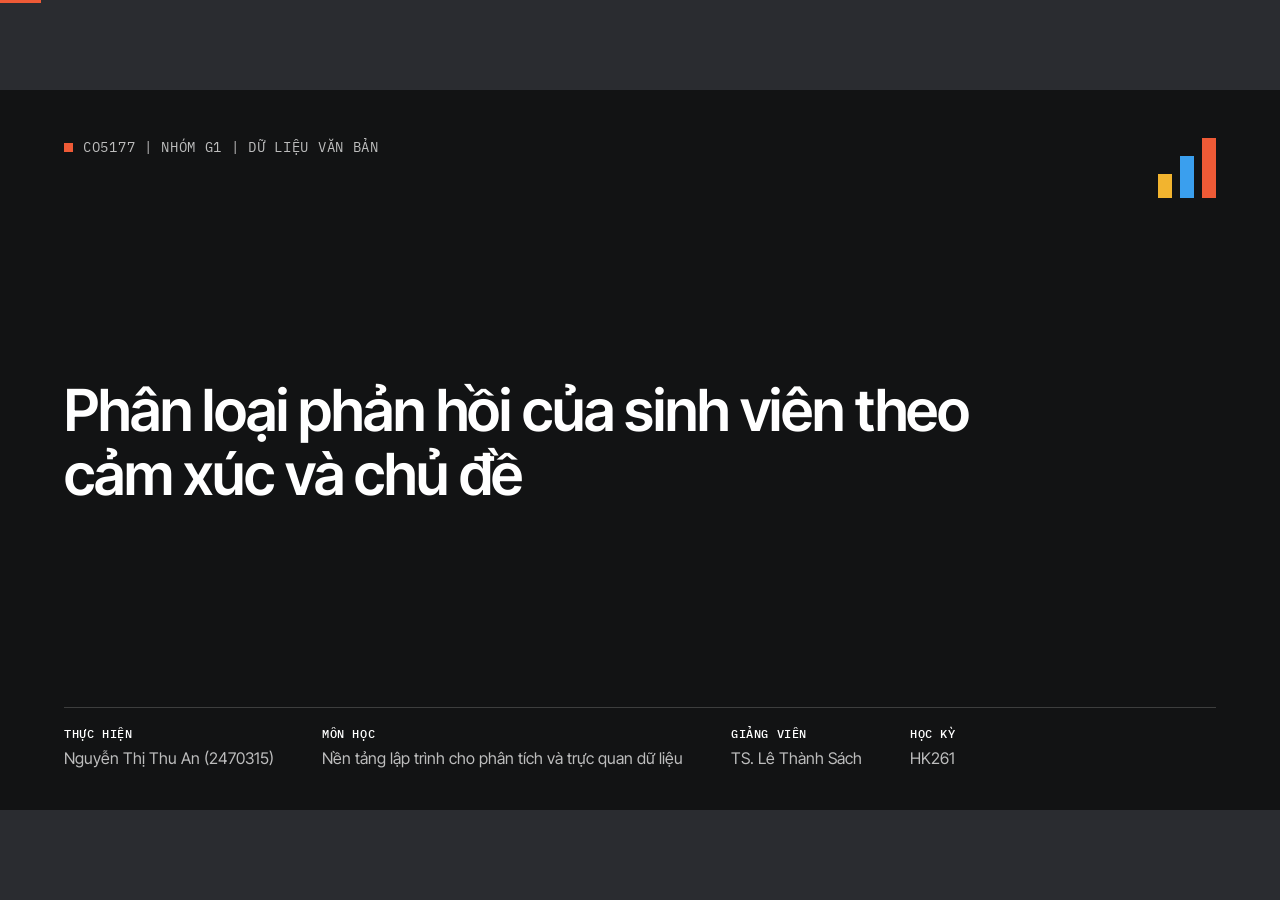
<file: projects/text/slides.html>
<!doctype html>
<html lang="vi">
<head>
  <meta charset="utf-8">
  <meta name="viewport" content="width=device-width, initial-scale=1">
  <title>Slides | Text | Group G1</title>
  <link rel="preconnect" href="https://fonts.googleapis.com">
  <link rel="preconnect" href="https://fonts.gstatic.com" crossorigin>
  <link href="https://fonts.googleapis.com/css2?family=Inter+Tight:wght@400;500;600&family=IBM+Plex+Mono:wght@400;500&display=swap" rel="stylesheet">
  <link rel="stylesheet" href="../../assets/css/slides.css">
</head>
<body data-deck="G1 | Phân loại phản hồi của sinh viên">
<main class="deck">

<section class="slide dark">
  <div class="bars" aria-hidden="true"><i></i><i></i><i></i></div>
  <p class="kicker">CO5177 | Nhóm G1 | Dữ liệu văn bản</p>
  <div class="title-in">
    <h1>Phân loại phản hồi của sinh viên theo cảm xúc và chủ đề</h1>
  </div>
  <div class="title-meta">
    <div><b>Thực hiện</b>Nguyễn Thị Thu An (2470315)</div>
    <div><b>Môn học</b>Nền tảng lập trình cho phân tích và trực quan dữ liệu</div>
    <div><b>Giảng viên</b>TS. Lê Thành Sách</div>
    <div><b>Học kỳ</b>HK261</div>
  </div>
</section>

<section class="slide">
  <p class="kicker">Nội dung</p>
  <h2>Nội dung trình bày</h2>
  <div class="body">
    <ol class="toc">
      <li><div><h3>Bài toán và hướng tiếp cận</h3><p>Trường hợp sử dụng, thước đo, quy trình chung, biểu diễn câu</p></div></li>
      <li><div><h3>Bộ dữ liệu</h3><p>UIT-VSFC, quy tắc gán nhãn, cách chia</p></div></li>
      <li><div><h3>Kiểm tra chất lượng dữ liệu</h3><p>Giá trị thiếu, câu trùng, token đặc biệt, viết tắt</p></div></li>
      <li><div><h3>Khám phá dữ liệu</h3><p>Phân phối nhãn, cảm xúc theo chủ đề, độ dài câu, từ vựng</p></div></li>
      <li><div><h3>Tiền xử lý dữ liệu</h3><p>Làm sạch, tách từ, mã hóa nhãn, TF-IDF</p></div></li>
      <li><div><h3>Xây dựng mô hình</h3><p>Ba bộ phân lớp trên TF-IDF, embedding tiếng Việt</p></div></li>
      <li><div><h3>Đánh giá và phân tích lỗi</h3><p>Kết quả trên test, so sánh với bài báo, từ quan trọng, lỗi</p></div></li>
      <li><div><h3>Kết luận</h3><p>Kết quả chính, hạn chế, hướng mở rộng</p></div></li>
    </ol>
  </div>
</section>

<!-- 01 -->
<section class="slide section" data-sec="1"></section>

<section class="slide">
  <p class="kicker">01 | Bài toán và hướng tiếp cận</p>
  <h2>Bài toán: phân loại phản hồi của sinh viên</h2>
  <div class="body">
    <div class="pipe">
      <div class="node">
        <svg width="70" height="84" viewBox="0 0 84 100" fill="none" stroke="#121314" stroke-width="2.5" aria-hidden="true"><rect x="4" y="4" width="76" height="92" rx="4"/><path d="M16 22h52M16 38h52M16 54h36"/><path d="M16 72h10l6 8 12-16"/></svg>
        <p>Sinh viên viết<br>phản hồi cuối kỳ</p>
      </div>
      <div class="arr"><span>câu</span></div>
      <div class="node" style="width: 260px"><h3>Câu phản hồi</h3><p class="lead">"gv dạy ko hiểu gì cả, nói quá nhanh"</p></div>
      <div class="arr"></div>
      <div class="node dark"><h3>Mô hình</h3><p>phân loại<br>văn bản</p></div>
      <div class="arr"><span>2 nhãn</span></div>
      <div class="node hot"><h3>Kết quả</h3><p>cảm xúc: <strong>negative</strong></p><p>chủ đề: <strong>lecturer</strong></p></div>
    </div>
    <div class="row" style="flex: 0 0 auto">
      <div class="col">
        <p>Mỗi học kỳ trường nhận hàng nghìn ý kiến tự do; đọc và phân loại thủ công tốn nhiều thời gian. Mỗi câu được gán hai nhãn, mỗi nhãn một mô hình riêng:</p>
        <ul class="points sm">
          <li><code>sentiment</code> (nhiệm vụ chính): <code>negative</code>, <code>neutral</code>, <code>positive</code></li>
          <li><code>topic</code> (nhiệm vụ phụ): <code>lecturer</code>, <code>program</code>, <code>facility</code>, <code>others</code></li>
        </ul>
      </div>
    </div>
    <div class="cards">
      <div class="card"><h3>Accuracy</h3><p>Tỉ lệ câu được gán đúng nhãn.</p></div>
      <div class="card hot"><h3>Macro-F1</h3><p>Trung bình F1 của các lớp, mỗi lớp trọng số như nhau. Dùng để chọn mô hình.</p></div>
      <div class="card"><h3>Weighted-F1</h3><p>F1 có trọng số theo số câu của lớp; dùng để so sánh với bài báo gốc.</p></div>
    </div>
  </div>
</section>

<section class="slide">
  <p class="kicker">01 | Bài toán và hướng tiếp cận</p>
  <h2>Hướng tiếp cận chung</h2>
  <div class="body">
    <div class="pipe">
      <div class="node" style="width: 200px"><h3>Dữ liệu có nhãn</h3><p>câu + <code>sentiment</code> + <code>topic</code></p><p>train / val / test</p></div>
      <div class="arr"></div>
      <div class="node" style="width: 190px"><h3>Biểu diễn</h3><p>câu thành vector: TF-IDF hoặc embedding</p></div>
      <div class="arr"><span>train</span></div>
      <div class="node dark" style="width: 190px"><h3>Huấn luyện</h3><p>bộ phân lớp học trên train</p></div>
      <div class="arr"><span>val</span></div>
      <div class="node" style="width: 180px"><h3>Chọn mô hình</h3><p>macro-F1 cao nhất trên val</p></div>
      <div class="arr"><span>test</span></div>
      <div class="node hot" style="width: 170px"><h3>Đánh giá</h3><p>một lần trên test</p></div>
    </div>
    <ul class="points">
      <li><strong>Bộ phân lớp:</strong> so sánh Naive Bayes, Logistic Regression và LinearSVC của scikit-learn trên cùng đặc trưng TF-IDF.</li>
      <li><strong>Biểu diễn:</strong> giữ bộ phân lớp tốt nhất, thay TF-IDF bằng embedding câu tiếng Việt để xem cách biểu diễn có giúp ích không.</li>
      <li><strong>Mất cân bằng nhãn:</strong> chọn mô hình theo macro-F1; Logistic Regression và LinearSVC dùng <code>class_weight="balanced"</code>.</li>
      <li><strong>Tập test</strong> chỉ được dùng sau khi đã chọn xong mô hình, để điểm số phản ánh đúng câu chưa từng thấy.</li>
    </ul>
  </div>
</section>

<section class="slide">
  <p class="kicker">01 | Bài toán và hướng tiếp cận</p>
  <h2>Biểu diễn câu: TF-IDF và embedding</h2>
  <div class="body">
    <p>Bộ phân lớp chỉ làm việc với số, nên mỗi câu được biến thành một vector. Ví dụ với câu train <em>"nhiệt tình giảng dạy , gần gũi với sinh viên ."</em></p>
    <div class="row">
      <div class="col">
        <div class="card"><h3>TF-IDF (unigram + bigram)</h3>
          <p>Sau khi tách từ: <code>nhiệt_tình giảng_dạy gần_gũi với sinh_viên</code></p>
          <div class="bars-k wide" style="margin-top: 12px">
            <div class="kbar"><span></span><span>giảng_dạy gần_gũi</span><i style="width: 58%"></i><span class="n">0.578</span></div>
            <div class="kbar"><span></span><span>gần_gũi với</span><i style="width: 40%"></i><span class="n">0.402</span></div>
            <div class="kbar"><span></span><span>nhiệt_tình giảng_dạy</span><i style="width: 38%"></i><span class="n">0.381</span></div>
            <div class="kbar"><span></span><span>gần_gũi</span><i style="width: 36%"></i><span class="n">0.361</span></div>
            <div class="kbar"><span></span><span>với sinh_viên</span><i style="width: 28%"></i><span class="n">0.278</span></div>
            <div class="kbar"><span></span><span>giảng_dạy</span><i style="width: 22%"></i><span class="n">0.218</span></div>
            <div class="kbar"><span></span><span>với</span><i style="width: 22%"></i><span class="n">0.218</span></div>
            <div class="kbar"><span></span><span>nhiệt_tình</span><i style="width: 18%"></i><span class="n">0.177</span></div>
            <div class="kbar"><span></span><span>sinh_viên</span><i style="width: 16%"></i><span class="n">0.160</span></div>
          </div>
          <p class="note" style="margin-top: 10px">Vector 13 025 chiều, chỉ 9 giá trị khác 0. Từ phổ biến (<em>sinh_viên</em>) có trọng số thấp, cụm hiếm hơn có trọng số cao.</p>
        </div>
      </div>
      <div class="col">
        <div class="card"><h3>Embedding câu tiếng Việt</h3>
          <p>Câu sau khi làm sạch (chưa tách từ) đi qua mô hình <code>AITeamVN/Vietnamese_Embedding</code> (fine-tune từ BGE-M3).</p>
          <ul class="points sm" style="margin-top: 12px">
            <li>Vector dày 1 024 chiều; mỗi chiều không ứng với một từ cụ thể.</li>
            <li>Hai câu cùng nghĩa có vector gần nhau, kể cả khi dùng từ khác nhau.</li>
            <li>Mô hình được dùng như một hàm trích đặc trưng có sẵn, không fine-tune thêm.</li>
          </ul>
        </div>
      </div>
    </div>
  </div>
</section>

<!-- 02 -->
<section class="slide section" data-sec="2"></section>

<section class="slide">
  <p class="kicker">02 | Bộ dữ liệu</p>
  <h2>Bộ dữ liệu UIT-VSFC</h2>
  <div class="body">
    <div class="row">
      <div class="col w45">
        <ul class="points sm">
          <li><strong>Nguồn:</strong> Nguyen et al., KSE 2018; Hugging Face <code>uitnlp/vietnamese_students_feedback</code>.</li>
          <li><strong>Nội dung:</strong> khảo sát cuối học kỳ tại ĐH Công nghệ Thông tin (ĐHQG-HCM), năm học 2014-2015 đến 2016-2017, gán nhãn thủ công.</li>
          <li><strong>Quy tắc gán nhãn:</strong> <code>negative</code> gồm cả phàn nàn lẫn đề nghị cải thiện; <code>neutral</code> là câu không nêu ý kiến.</li>
          <li><strong>Độ đồng thuận</strong> giữa người gán nhãn: 91.2% với cảm xúc, 71.07% với chủ đề.</li>
        </ul>
        <table class="sm">
          <thead><tr><th>Tập</th><th class="n">Số câu</th><th class="n">Tỉ lệ</th><th class="n">neutral</th></tr></thead>
          <tbody>
            <tr><td>train</td><td class="n">11 426</td><td class="n">70.6%</td><td class="n">4.0%</td></tr>
            <tr><td>val</td><td class="n">1 583</td><td class="n">9.8%</td><td class="n">4.6%</td></tr>
            <tr><td>test</td><td class="n">3 166</td><td class="n">19.6%</td><td class="n">5.3%</td></tr>
          </tbody>
        </table>
      </div>
      <div class="col">
        <table class="sm">
          <thead><tr><th>Câu trong train</th><th>sentiment</th><th>topic</th></tr></thead>
          <tbody>
            <tr><td>dạy dễ hiểu , gần gũi sinh viên .</td><td>positive</td><td>lecturer</td></tr>
            <tr><td>cô dạy hơi khó hiểu .</td><td>negative</td><td>lecturer</td></tr>
            <tr><td>giáo trình tốt , kiến thức trọng tâm .</td><td>positive</td><td>program</td></tr>
            <tr><td>sắp xếp lịch học bù chưa hợp lý .</td><td>negative</td><td>program</td></tr>
            <tr><td>chất lượng phòng thực hành quá kém .</td><td>negative</td><td>facility</td></tr>
            <tr><td>đề nghị trang bị loa và micro mới .</td><td>negative</td><td>facility</td></tr>
            <tr><td>mong được làm việc với thầy nhiều hơn .</td><td>neutral</td><td>lecturer</td></tr>
            <tr><td>không có điểm nào không hài lòng .</td><td>neutral</td><td>others</td></tr>
          </tbody>
        </table>
        <p class="note">Văn bản đã được tác giả viết thường, tách dấu câu và ẩn danh tên giảng viên. Lời đề nghị (<em>đề nghị trang bị ...</em>) được gán <code>negative</code>. Nhóm giữ nguyên cách chia của tác giả để so sánh được với bài báo gốc.</p>
      </div>
    </div>
  </div>
</section>

<!-- 03 -->
<section class="slide section" data-sec="3"></section>

<section class="slide">
  <p class="kicker">03 | Kiểm tra chất lượng dữ liệu</p>
  <h2>Giá trị thiếu, Unicode, câu trùng và rò rỉ giữa các tập</h2>
  <div class="body">
    <table>
      <thead><tr><th>Kiểm tra</th><th>Kết quả</th><th>Cách xử lý</th></tr></thead>
      <tbody>
        <tr><td>Giá trị thiếu, câu rỗng</td><td>0 câu</td><td>nếu có thì bỏ khỏi train/val/test</td></tr>
        <tr><td>Unicode không ở dạng NFC</td><td>0 câu</td><td>vẫn chuẩn hóa NFC, cần cho câu mới</td></tr>
        <tr><td>Câu trùng trong train</td><td>1 câu, hai bản mang nhãn trái ngược</td><td>bỏ bản lặp khỏi train</td></tr>
        <tr><td>Câu train có trong val/test</td><td>0 câu</td><td>nếu có thì bỏ khỏi train</td></tr>
        <tr><td>Câu trùng trong val, trong test</td><td>0 câu</td><td>không sửa val/test</td></tr>
      </tbody>
    </table>
    <div class="card"><h3>Câu trùng duy nhất trong train</h3>
      <p>"thầy dạy hay , tuy nhiên còn nhiều chỗ chưa thật sự giải đáp hoàn toàn cho sinh viên vì chưa đủ thời gian ." xuất hiện hai lần, một lần <code>positive</code> và một lần <code>negative</code> (cùng <code>lecturer</code>).</p>
    </div>
    <p class="key"><b>Nhận xét</b>Dữ liệu đã được tác giả làm sạch trước khi công bố. Câu trùng duy nhất là một câu vừa khen vừa chê, đúng loại câu khó gán một nhãn.</p>
  </div>
</section>

<section class="slide">
  <p class="kicker">03 | Kiểm tra chất lượng dữ liệu</p>
  <h2>Độ dài câu, token đặc biệt và viết tắt</h2>
  <div class="body">
    <table>
      <thead><tr><th>Kiểm tra</th><th>Kết quả</th><th>Cách xử lý</th></tr></thead>
      <tbody>
        <tr><td>Câu rất ngắn / rất dài</td><td>141 câu không quá 2 từ, 663 câu trên 30 từ</td><td>giữ lại, vì đều là câu trả lời thật</td></tr>
        <tr><td>Tên ẩn danh <code>wzjwz&lt;số&gt;</code></td><td>211 câu, 233 mã khác nhau</td><td>thay bằng token chung <code>personname</code></td></tr>
        <tr><td>Biểu tượng cảm xúc (<code>colonsmile</code>, ...)</td><td>85 câu</td><td>giữ lại vì mang cảm xúc</td></tr>
        <tr><td>Viết tắt / teencode</td><td>25 token trong 21 câu</td><td>đổi sang dạng đầy đủ theo từ điển viết tắt</td></tr>
      </tbody>
    </table>
    <div class="card"><h3>Từ điển viết tắt</h3>
      <ul class="points sm">
        <li>Tách toàn bộ dữ liệu thành từ, dùng LLM rà soát để tìm từ viết tắt và cách viết sai, rồi kiểm tra thủ công từng từ trong câu gốc.</li>
        <li>Loại các từ dễ hiểu sai, ví dụ <code>k</code> (phần còn lại của <code>k6</code>, <code>320k</code> sau khi bỏ chữ số) và <code>bt</code> ("bài tập" hoặc "bình thường").</li>
        <li>Thêm các viết tắt phổ biến như <code>gv</code>, <code>sv</code> để xử lý câu mới do người dùng nhập.</li>
      </ul>
    </div>
    <p class="key"><b>Nhận xét</b>Dữ liệu gần như không có viết tắt, đúng như bài báo mô tả; từ điển chủ yếu cần cho câu mới.</p>
  </div>
</section>

<!-- 04 -->
<section class="slide section" data-sec="4"></section>

<section class="slide">
  <p class="kicker">04 | Khám phá dữ liệu</p>
  <h2>Phân phối nhãn trên ba tập</h2>
  <div class="body">
    <div class="fig"><img src="figures/fig01_label_distribution.png" alt="Phân phối nhãn cảm xúc và chủ đề trên ba tập"></div>
    <ul class="points sm">
      <li>Trong train, <code>neutral</code> chỉ chiếm 4.0% và <code>lecturer</code> chiếm 71.5%. Tỉ lệ giữa ba tập chênh nhau tối đa 2.1 điểm phần trăm.</li>
    </ul>
    <p class="key"><b>Nhận xét</b>Cả hai nhãn đều mất cân bằng. Accuracy sẽ che mất lỗi ở lớp nhỏ, nên mô hình được chọn theo macro-F1.</p>
  </div>
</section>

<section class="slide">
  <p class="kicker">04 | Khám phá dữ liệu</p>
  <h2>Tỉ lệ cảm xúc theo chủ đề</h2>
  <div class="body">
    <div class="row">
      <div class="fig w55"><img src="figures/fig02_topic_sentiment_heatmap.png" alt="Tỉ lệ cảm xúc theo chủ đề"></div>
      <div class="col">
        <table>
          <thead><tr><th>Chủ đề</th><th class="n">Tỉ lệ tiêu cực</th><th class="n">Số câu</th></tr></thead>
          <tbody>
            <tr><td><code>facility</code></td><td class="n">95.4%</td><td class="n">474</td></tr>
            <tr><td><code>program</code></td><td class="n">78.0%</td><td class="n">1 716</td></tr>
            <tr><td><code>others</code></td><td class="n">40.2%</td><td class="n">226</td></tr>
            <tr><td><code>lecturer</code></td><td class="n">35.6%</td><td class="n">2 909</td></tr>
          </tbody>
        </table>
        <p class="key"><b>Nhận xét</b>Phản hồi về cơ sở vật chất ít nhưng gần như toàn là phàn nàn; <code>lecturer</code> có tỉ lệ tiêu cực thấp nhất nhưng chiếm 54.6% tổng số câu tiêu cực.</p>
        <p class="note">Tỉ lệ từng ô khớp với bài báo gốc (chênh dưới 1 điểm phần trăm), trừ ô <code>lecturer</code> x <code>positive</code>, có vẻ là lỗi đánh máy của bài báo.</p>
      </div>
    </div>
  </div>
</section>

<section class="slide">
  <p class="kicker">04 | Khám phá dữ liệu</p>
  <h2>Độ dài câu theo lớp cảm xúc</h2>
  <div class="body">
    <div class="fig"><img src="figures/fig03_sentence_length.png" alt="Phân phối độ dài câu theo lớp cảm xúc"></div>
    <ul class="points sm">
      <li>Trung vị độ dài: 12 từ với <code>negative</code>, 9 với <code>positive</code>, 6 với <code>neutral</code>. Câu tiêu cực dài hơn vì thường kèm lý do và đề xuất.</li>
      <li>74.6% câu train không quá 15 từ, thấp hơn mức "hơn 83%" của bài báo, có thể vì bài báo đếm từ sau khi tách từ. Khoảng 43% câu <code>others</code> chỉ có 1-5 từ.</li>
    </ul>
    <p class="key"><b>Nhận xét</b>Các phân phối chồng lấn nhiều, nên độ dài không được dùng làm đặc trưng.</p>
  </div>
</section>

<section class="slide">
  <p class="kicker">04 | Khám phá dữ liệu</p>
  <h2>Từ phổ biến theo lớp cảm xúc</h2>
  <div class="body">
    <div class="fig"><img src="figures/fig04_top_ngrams.png" alt="Các n-gram phổ biến nhất theo lớp cảm xúc"></div>
    <ul class="points sm">
      <li>Câu tích cực chứa từ khen (<em>nhiệt tình</em>, <em>dễ</em>); câu tiêu cực chứa từ góp ý, phàn nàn (<em>nên</em>, <em>cần</em>, <em>hơn</em>); câu trung tính chứa cụm kiểu "không có ý kiến".</li>
    </ul>
    <p class="key"><b>Nhận xét</b>Từ vựng tách biệt rõ giữa các lớp, nên biểu diễn câu bằng tần suất từ (TF-IDF) là hướng hợp lý.</p>
  </div>
</section>

<!-- 05 -->
<section class="slide section" data-sec="5"></section>

<section class="slide">
  <p class="kicker">05 | Tiền xử lý dữ liệu</p>
  <h2>Các bước tiền xử lý</h2>
  <div class="body">
    <ol class="steps">
      <li><b>Bước 1</b><h3>Chuẩn hóa</h3>Unicode NFC; bỏ câu trùng khỏi train: 16 175 câu còn 16 174.</li>
      <li><b>Bước 2</b><h3>Làm sạch</h3><code>clean_text()</code>: viết thường, tên ẩn danh thành <code>personname</code>, bỏ dấu câu và chữ số, đổi viết tắt.</li>
      <li><b>Bước 3</b><h3>Tách từ</h3><code>pyvi</code> nối các âm tiết của một từ bằng <code>_</code>; 49 749 từ nhiều âm tiết.</li>
      <li><b>Bước 4</b><h3>Mã hóa nhãn</h3><code>LabelEncoder</code> cho <code>sentiment</code> và <code>topic</code>.</li>
      <li><b>Bước 5</b><h3>TF-IDF</h3>Unigram và bigram, bỏ n-gram chỉ gặp một lần, chuẩn hóa L2: 13 025 đặc trưng.</li>
    </ol>
    <table class="sm">
      <thead><tr><th>Bước</th><th>Ví dụ</th><th>Dùng cho</th></tr></thead>
      <tbody>
        <tr><td>Câu gốc</td><td>nhiệt tình giảng dạy , gần gũi với sinh viên .</td><td></td></tr>
        <tr><td>Sau <code>clean_text()</code></td><td>nhiệt tình giảng dạy gần gũi với sinh viên</td><td>embedding</td></tr>
        <tr><td>Sau tách từ</td><td>nhiệt_tình giảng_dạy gần_gũi với sinh_viên</td><td>TF-IDF</td></tr>
      </tbody>
    </table>
    <p class="note">Các quy tắc theo từng dòng áp dụng như nhau cho mọi tập; từ vựng TF-IDF và bộ mã hóa nhãn chỉ được fit trên train. Val và test không bị bỏ dòng nào.</p>
  </div>
</section>

<!-- 06 -->
<section class="slide section" data-sec="6"></section>

<section class="slide">
  <p class="kicker">06 | Xây dựng mô hình</p>
  <h2>So sánh ba bộ phân lớp trên TF-IDF</h2>
  <div class="body">
    <div class="fig"><img src="figures/fig05_model_comparison.png" alt="Macro-F1 validation của ba bộ phân lớp trên TF-IDF"></div>
    <ul class="points sm">
      <li>Tham số mặc định; Logistic Regression và LinearSVC dùng <code>class_weight="balanced"</code>. Macro-F1 trên val.</li>
      <li>Naive Bayes có accuracy 0.886 nhưng macro-F1 chỉ 0.605 với <code>sentiment</code>: tốt ở lớp lớn, kém ở lớp nhỏ như <code>neutral</code> và <code>others</code>.</li>
    </ul>
    <p class="key"><b>Nhận xét</b>LinearSVC tốt nhất ở cả hai nhãn (0.773 với <code>sentiment</code>, 0.748 với <code>topic</code>), Logistic Regression kém khoảng 2 điểm.</p>
  </div>
</section>

<section class="slide">
  <p class="kicker">06 | Xây dựng mô hình</p>
  <h2>TF-IDF và embedding tiếng Việt với LinearSVC</h2>
  <div class="body">
    <div class="row">
      <div class="col w55">
        <table>
          <thead><tr><th>Macro-F1 trên val</th><th class="n">TF-IDF</th><th class="n">Embedding</th></tr></thead>
          <tbody>
            <tr><td><code>sentiment</code></td><td class="n">0.7729</td><td class="n"><strong>0.8244</strong></td></tr>
            <tr><td><code>topic</code></td><td class="n">0.7484</td><td class="n"><strong>0.7496</strong></td></tr>
          </tbody>
        </table>
        <p class="key"><b>Nhận xét</b>Với <code>sentiment</code>, embedding tốt hơn rõ rệt (+5.2 điểm); với <code>topic</code>, hai cách gần như bằng nhau. Theo cách chọn mô hình, embedding + LinearSVC là mô hình cuối cùng cho cả hai nhãn.</p>
      </div>
      <div class="col">
        <ul class="points">
          <li>Giữ LinearSVC, chỉ thay cách biểu diễn câu.</li>
          <li>Embedding: <code>AITeamVN/Vietnamese_Embedding</code>, vector 1 024 chiều, giấy phép Apache 2.0.</li>
          <li>Có thể vì cảm xúc phụ thuộc vào nghĩa của cả câu, còn chủ đề thường lộ ra qua vài từ khóa mà TF-IDF đã bắt được.</li>
        </ul>
      </div>
    </div>
  </div>
</section>

<!-- 07 -->
<section class="slide section" data-sec="7"></section>

<section class="slide">
  <p class="kicker">07 | Đánh giá và phân tích lỗi</p>
  <h2>Kết quả trên tập test</h2>
  <div class="body">
    <div class="row">
      <div class="col w60">
        <table class="sm">
          <thead><tr><th>Nhãn</th><th>Mô hình</th><th class="n">Accuracy</th><th class="n">Macro-F1</th></tr></thead>
          <tbody>
            <tr><td><code>sentiment</code></td><td>Naive Bayes, TF-IDF</td><td class="n">0.8699</td><td class="n">0.5955</td></tr>
            <tr><td></td><td>Logistic Regression, TF-IDF</td><td class="n">0.8692</td><td class="n">0.7201</td></tr>
            <tr><td></td><td>LinearSVC, TF-IDF</td><td class="n">0.8961</td><td class="n">0.7388</td></tr>
            <tr class="best"><td></td><td>LinearSVC, embedding</td><td class="n">0.9169</td><td class="n">0.8011</td></tr>
            <tr><td><code>topic</code></td><td>Naive Bayes, TF-IDF</td><td class="n">0.8184</td><td class="n">0.5440</td></tr>
            <tr><td></td><td>Logistic Regression, TF-IDF</td><td class="n">0.8143</td><td class="n">0.7283</td></tr>
            <tr><td></td><td>LinearSVC, TF-IDF</td><td class="n">0.8547</td><td class="n">0.7516</td></tr>
            <tr class="best"><td></td><td>LinearSVC, embedding</td><td class="n">0.8500</td><td class="n">0.7522</td></tr>
          </tbody>
        </table>
      </div>
      <div class="col">
        <div class="card hot"><h3>sentiment, macro-F1</h3><p class="stat">0.8011</p><p>+6.2 điểm so với TF-IDF</p></div>
        <div class="card"><h3>topic, macro-F1</h3><p class="stat">0.7522</p><p>gần như bằng TF-IDF (0.7516)</p></div>
        <p class="note">Tập test 3 166 câu, dùng một lần. Thứ tự các mô hình giống trên val. Weighted-F1 0.917 và 0.857, cao hơn mô hình Logistic Regression của bài báo gốc (khoảng 0.88 và 0.84).</p>
      </div>
    </div>
  </div>
</section>

<section class="slide">
  <p class="kicker">07 | Đánh giá và phân tích lỗi</p>
  <h2>Ma trận nhầm lẫn</h2>
  <div class="body">
    <div class="fig"><img src="figures/fig06_confusion_matrices.png" alt="Ma trận nhầm lẫn của mô hình cuối cùng"></div>
    <ul class="points sm">
      <li>Mô hình cuối cùng, chuẩn hóa theo hàng: mỗi hàng là một lớp thực tế.</li>
      <li>Recall 95.0% với <code>negative</code>, 92.8% với <code>positive</code>, 53.3% với <code>neutral</code>; với chủ đề, <code>others</code> chỉ đạt 56.0%.</li>
    </ul>
    <p class="key"><b>Nhận xét</b>Lỗi tập trung ở hai lớp nhỏ, <code>neutral</code> và <code>others</code>.</p>
  </div>
</section>

<section class="slide">
  <p class="kicker">07 | Đánh giá và phân tích lỗi</p>
  <h2>So sánh F1 từng lớp với bài báo gốc</h2>
  <div class="body">
    <div class="row">
      <div class="col w55">
        <table>
          <thead><tr><th>Nhãn</th><th>Lớp</th><th class="n">Nhóm</th><th class="n">Bài báo</th><th class="n">Chênh</th></tr></thead>
          <tbody>
            <tr><td><code>sentiment</code></td><td>negative</td><td class="n">0.9409</td><td class="n">0.9052</td><td class="n">+0.036</td></tr>
            <tr><td></td><td>neutral</td><td class="n">0.5251</td><td class="n">0.3399</td><td class="n"><strong>+0.185</strong></td></tr>
            <tr><td></td><td>positive</td><td class="n">0.9374</td><td class="n">0.9132</td><td class="n">+0.024</td></tr>
            <tr><td><code>topic</code></td><td>facility</td><td class="n">0.9060</td><td class="n">0.8873</td><td class="n">+0.019</td></tr>
            <tr><td></td><td>lecturer</td><td class="n">0.9149</td><td class="n">0.9112</td><td class="n">+0.004</td></tr>
            <tr><td></td><td>others</td><td class="n">0.4635</td><td class="n">0.3810</td><td class="n"><strong>+0.083</strong></td></tr>
            <tr><td></td><td>program</td><td class="n">0.7245</td><td class="n">0.6719</td><td class="n">+0.053</td></tr>
          </tbody>
        </table>
      </div>
      <div class="col">
        <ul class="points">
          <li>So với mô hình Logistic Regression của bài báo trên cùng tập test.</li>
          <li>F1 cao hơn ở cả 7 lớp, tăng nhiều nhất ở các lớp nhỏ và khó: <code>neutral</code>, <code>others</code>, <code>program</code>.</li>
        </ul>
        <p class="key"><b>Nhận xét</b><code>neutral</code> (0.53) và <code>others</code> (0.46) vẫn là hai lớp yếu nhất.</p>
      </div>
    </div>
  </div>
</section>

<section class="slide">
  <p class="kicker">07 | Đánh giá và phân tích lỗi</p>
  <h2>TF-IDF và embedding trên tập test</h2>
  <div class="body">
    <div class="fig"><img src="figures/fig07_tfidf_vs_embedding.png" alt="LinearSVC trên TF-IDF và trên embedding, tập test"></div>
    <p class="key"><b>Nhận xét</b>Cùng LinearSVC, embedding tăng macro-F1 test từ 0.7388 lên 0.8011 với <code>sentiment</code> (+6.2 điểm), còn với <code>topic</code> gần như không đổi (0.7516 và 0.7522), giống kết quả trên val.</p>
  </div>
</section>

<section class="slide">
  <p class="kicker">07 | Đánh giá và phân tích lỗi</p>
  <h2>Các n-gram mạnh nhất của mô hình</h2>
  <div class="body">
    <div class="fig"><img src="figures/fig08_top_ngrams.png" alt="N-gram mạnh nhất theo lớp cảm xúc của LinearSVC trên TF-IDF"></div>
    <ul class="points sm">
      <li>Embedding không đọc được theo từ, nên phân tích LinearSVC trên TF-IDF: <code>positive</code> dựa vào <em>nhiệt_tình</em>, <em>tốt</em>; <code>negative</code> dựa vào <em>chưa</em>, <em>cần</em>, <em>nên</em>.</li>
      <li>Xóa 60 n-gram mạnh nhất khỏi vector test: macro-F1 giảm từ 0.7388 xuống 0.6544; xóa 60 n-gram ngẫu nhiên: 0.7373.</li>
    </ul>
    <p class="key"><b>Nhận xét</b>Các n-gram mạnh nhất thật sự quyết định dự đoán. <em>cần</em>, <em>nên</em> mạnh vì lời đề nghị được gán <code>negative</code>.</p>
  </div>
</section>

<section class="slide">
  <p class="kicker">07 | Đánh giá và phân tích lỗi</p>
  <h2>Tỉ lệ đoán sai theo nhóm câu</h2>
  <div class="body">
    <div class="fig"><img src="figures/fig09_error_analysis.png" alt="Tỉ lệ đoán sai theo độ dài, loại từ và chủ đề"></div>
    <ul class="points sm">
      <li>Mô hình cảm xúc sai 263 trên 3 166 câu test (8.3%); 61.2% số lỗi dính đến <code>neutral</code> dù lớp này chỉ có 167 câu.</li>
      <li>Câu có từ đối lập (<em>nhưng</em>, <em>tuy</em>) sai 18.4%, gấp 2.4 lần câu không có (7.8%); câu 1-5 từ sai 10.6%; chủ đề <code>others</code> sai 30.2%.</li>
    </ul>
    <p class="key"><b>Nhận xét</b>Nguồn lỗi chính là câu vừa khen vừa chê: giới hạn của việc gán một nhãn cho cả câu, không chỉ của mô hình.</p>
  </div>
</section>

<section class="slide">
  <p class="kicker">07 | Đánh giá và phân tích lỗi</p>
  <h2>Dự đoán phản hồi mới</h2>
  <div class="body">
    <table>
      <thead><tr><th>Câu nhập vào</th><th>sentiment</th><th>topic</th></tr></thead>
      <tbody>
        <tr><td>"gv dạy ko hiểu gì cả, nói quá nhanh"</td><td><code>negative</code></td><td><code>lecturer</code></td></tr>
        <tr><td>"wifi trong phòng máy rất yếu, máy chiếu hay bị hỏng"</td><td><code>negative</code></td><td><code>facility</code></td></tr>
        <tr><td>"môn học rất bổ ích và thực tế"</td><td><code>positive</code></td><td><code>program</code></td></tr>
        <tr><td>"nên cho thêm bài tập thực hành cuối mỗi chương"</td><td><code>negative</code></td><td><code>program</code></td></tr>
        <tr><td>"thầy dạy dễ hiểu nhưng phòng học nóng quá"</td><td><code>negative</code></td><td><code>lecturer</code></td></tr>
        <tr><td>&nbsp;&nbsp;tách tại "nhưng": "thầy dạy dễ hiểu"</td><td><code>positive</code></td><td><code>lecturer</code></td></tr>
        <tr><td>&nbsp;&nbsp;tách tại "nhưng": "phòng học nóng quá"</td><td><code>negative</code></td><td><code>facility</code></td></tr>
      </tbody>
    </table>
    <ul class="points sm">
      <li><code>predict()</code> chạy toàn bộ quy trình trên văn bản thô: cùng hàm <code>clean_text()</code> (viết tắt <em>gv</em>, <em>ko</em> được đổi), mã hóa bằng embedding, rồi hai mô hình cuối cùng.</li>
      <li>Câu trộn lẫn chỉ nhận một cặp nhãn; tách theo mệnh đề cho kết quả đúng với từng ý.</li>
    </ul>
  </div>
</section>

<!-- 08 -->
<section class="slide section" data-sec="8"></section>

<section class="slide">
  <p class="kicker">08 | Kết luận</p>
  <h2>Kết luận, hạn chế và hướng mở rộng</h2>
  <div class="body">
    <div class="row">
      <div class="col">
        <div class="card"><h3>Kết quả</h3>
          <ul class="points sm">
            <li>Embedding tiếng Việt + LinearSVC: macro-F1 0.8011 với cảm xúc và 0.7522 với chủ đề trên test.</li>
            <li>Cao hơn baseline Naive Bayes (0.5955 và 0.5440) và cao hơn bài báo gốc ở mọi lớp.</li>
            <li>Embedding giúp rõ với cảm xúc (+6.2 điểm), gần như không đổi với chủ đề.</li>
          </ul>
        </div>
        <div class="card"><h3>Hướng mở rộng</h3>
          <ul class="points sm">
            <li>Fine-tune mô hình embedding hoặc PhoBERT trên dữ liệu này.</li>
            <li>Gán nhãn theo mệnh đề; thêm nhãn riêng cho lời góp ý.</li>
            <li>Kiểm tra trên phản hồi của khoa hoặc trường khác.</li>
          </ul>
        </div>
      </div>
      <div class="col">
        <div class="card"><h3>Hạn chế</h3>
          <ul class="points sm">
            <li>Mỗi câu một nhãn, nên câu vừa khen vừa chê là nguồn lỗi chính.</li>
            <li><code>neutral</code> và <code>others</code> vẫn yếu (F1 khoảng 0.53 và 0.46).</li>
            <li>Lời đề nghị được tính là <code>negative</code>, nên lớp này lẫn cả phàn nàn và góp ý.</li>
            <li>Bộ phân lớp dùng tham số mặc định; embedding chỉ dùng làm hàm trích đặc trưng.</li>
            <li>Dữ liệu từ một trường và đã chuẩn hóa; phản hồi kiểu mạng xã hội có thể cho kết quả thấp hơn.</li>
          </ul>
        </div>
      </div>
    </div>
  </div>
</section>

</main>
<script src="../../assets/js/slides.js"></script>
</body>
</html>
</file>
<file: assets/css/style.css>
:root {
  --night: #121314;
  --night-2: #1c1d20;
  --night-line: rgba(255, 255, 255, .14);
  --night-text: rgba(255, 255, 255, .72);

  --paper: #ffffff;
  --tint: #f3f4f6;
  --ink: #121314;
  --ink-2: #3b3e44;
  --muted: #5f636b;
  --faint: #8a8f97;
  --line: #dfe1e5;

  --blue: #3a9fee;
  --orange: #ee5a36;
  --navy: #1a2847;
  --steel: #c9d1dd;
  --mist: #e6e8ec;

  --font: "Inter Tight", "Inter", system-ui, -apple-system, "Segoe UI", Roboto, sans-serif;
  --mono: "IBM Plex Mono", ui-monospace, SFMono-Regular, Menlo, monospace;
}

/* Nền tảng */
*, *::before, *::after { box-sizing: border-box; }
html { -webkit-text-size-adjust: 100%; scroll-behavior: smooth; scroll-padding-top: 64px; }
body {
  margin: 0;
  background: var(--paper);
  color: var(--ink);
  font-family: var(--font);
  font-size: 16px;
  line-height: 1.55;
  -webkit-font-smoothing: antialiased;
}
h1, h2, h3, p, dl, dd, ol, ul { margin: 0; padding: 0; }
ol, ul { list-style: none; }
a { color: inherit; text-decoration: none; }
svg { display: block; }
:focus-visible { outline: 2px solid var(--blue); outline-offset: 3px; }
.wrap { width: 100%; max-width: 1280px; margin: 0 auto; padding: 0 32px; }
.i { width: 18px; height: 18px; flex-shrink: 0; }
.i-sm { width: 14px; height: 14px; }

@media (prefers-reduced-motion: reduce) {
  html { scroll-behavior: auto; }
  *, *::before, *::after { transition: none !important; }
}

.label {
  display: inline-flex; align-items: center; gap: 10px;
  font: 400 13px/1.3 var(--mono);
  letter-spacing: .05em;
  text-transform: uppercase;
  color: var(--ink);
}
.label-dark { color: #fff; }
.sq {
  display: inline-block;
  width: 13px; height: 13px;
  flex-shrink: 0;
  background:
    linear-gradient(var(--blue), var(--blue)) 0 0 / 6px 6px no-repeat,
    linear-gradient(var(--blue), var(--blue)) 7px 0 / 6px 6px no-repeat,
    linear-gradient(var(--blue), var(--blue)) 0 7px / 6px 6px no-repeat,
    linear-gradient(var(--blue), var(--blue)) 7px 7px / 6px 6px no-repeat;
}

/* Nút */
.btn {
  display: inline-flex; align-items: center; gap: 22px;
  height: 48px;
  padding: 0 7px 0 22px;
  border: 1px solid transparent;
  font: 400 15.5px/1 var(--font);
  white-space: nowrap;
  cursor: pointer;
  transition: background-color .15s, border-color .15s;
}
.btn-ic { display: grid; place-items: center; width: 34px; height: 34px; }
.btn-ic .i { width: 17px; height: 17px; }
.btn-light { background: #fff; color: var(--ink); border-color: #fff; }
.btn-light .btn-ic { background: var(--ink); color: #fff; }
.btn-light:hover { background: #e9eaed; border-color: #e9eaed; }
.btn-dark { background: var(--ink); color: #fff; border-color: var(--ink); }
.btn-dark .btn-ic { background: #fff; color: var(--ink); }
.btn-dark:hover { background: #2b2d31; border-color: #2b2d31; }
.btn-ghost { padding: 0 22px; background: var(--night-2); color: #fff; border-color: rgba(255, 255, 255, .28); }
.btn-ghost:hover { border-color: #fff; }
.btn-sm { height: 40px; gap: 16px; padding-left: 16px; padding-right: 5px; font-size: 14.5px; }
.btn-sm .btn-ic { width: 30px; height: 30px; }
.btn-block { display: flex; justify-content: space-between; width: 100%; }

/* Header */
.site-header {
  position: sticky; top: 0; z-index: 20;
  background: var(--night);
  color: #fff;
  border-bottom: 1px solid var(--night-line);
}
.header-in { display: flex; align-items: center; gap: 48px; height: 64px; }
.brand { display: flex; align-items: center; gap: 12px; }
.brand-mark { display: grid; grid-template-columns: 9px 9px; gap: 3px; flex-shrink: 0; }
.brand-mark i { width: 9px; height: 9px; background: var(--blue); }
.brand-mark i:last-child { background: var(--orange); }
.brand-text { display: flex; align-items: baseline; gap: 10px; font-size: 18px; font-weight: 500; letter-spacing: -.01em; }
.brand-text small { font: 400 12px/1 var(--mono); color: var(--night-text); letter-spacing: .04em; }
.nav { display: flex; gap: 28px; }
.nav a { font-size: 15px; color: var(--night-text); transition: color .15s; }
.nav a:hover { color: #fff; }
.header-in > .btn { margin-left: auto; }

/* Hero */
.hero {
  position: relative;
  overflow: hidden;
  background: var(--night);
  color: #fff;
  padding-top: 96px;
}
.hero-grid {
  position: absolute; inset: 0;
  display: grid; grid-template-columns: repeat(3, 1fr);
  pointer-events: none;
}
.hero-grid span:not(:first-child) { border-left: 1px solid var(--night-line); }
.arcs { position: absolute; width: 1100px; right: -330px; top: 260px; fill: none; stroke: var(--night-line); stroke-width: 1; pointer-events: none; }
.hero-in {
  position: relative;
  display: grid; grid-template-columns: 2fr 1fr;
  align-items: end;
}
.hero h1 {
  margin-top: 30px;
  max-width: 12ch;
  font-size: clamp(44px, 6.4vw, 88px);
  font-weight: 400;
  line-height: 1.02;
  letter-spacing: -.045em;
}
.hero-actions { display: flex; flex-wrap: wrap; align-items: center; gap: 12px; margin-top: 48px; }
.dot { width: 5px; height: 5px; background: #fff; }
.hero-side {
  margin-left: -1px;
  padding: 2px 0 2px 20px;
  border-left: 2px solid #fff;
  max-width: 36ch;
  font-size: 17px;
  line-height: 1.55;
  color: rgba(255, 255, 255, .86);
}
.route { position: relative; width: 100%; height: auto; margin-top: 24px; }
.route-line { fill: none; stroke: #fff; stroke-width: 2.4; stroke-linejoin: round; }
.route circle { fill: var(--night); stroke: #fff; stroke-width: 2.4; }
.route .node-hot { fill: var(--blue); }
.route text { fill: var(--night-text); font: 400 14px var(--mono); letter-spacing: .05em; text-transform: uppercase; }
.hero-foot {
  position: relative;
  display: flex; flex-wrap: wrap; align-items: center; gap: 16px 32px;
  padding-block: 26px 30px;
  border-top: 1px solid var(--night-line);
  font-size: 15px;
  color: var(--night-text);
}
.type-links { display: flex; flex-wrap: wrap; gap: 32px; }
.type-link {
  display: inline-flex; align-items: center; gap: 10px;
  font: 400 15px/1 var(--mono); letter-spacing: .06em; text-transform: uppercase;
  color: #fff;
  transition: color .15s;
}
.type-link .i { width: 22px; height: 22px; }
.type-link:hover { color: var(--blue); }
.hero-stats { display: flex; gap: 32px; margin-left: auto; }
.hero-stats div { display: flex; align-items: baseline; gap: 8px; }
.hero-stats dd { order: -1; font: 400 24px/1 var(--mono); color: #fff; }
.hero-stats dt { font-size: 14px; }

/* Section */
.sec { padding: 120px 0; }
.sec-tint { background: var(--tint); }
.sec-head {
  display: grid; grid-template-columns: 2fr 1fr;
  align-items: end;
  margin-bottom: 64px;
}
.sec-head h2 {
  margin-top: 24px;
  max-width: 24ch;
  font-size: clamp(32px, 4.2vw, 54px);
  font-weight: 400;
  line-height: 1.06;
  letter-spacing: -.04em;
}
.sec-head > p { font-size: 15.5px; color: var(--ink-2); max-width: 42ch; }

.cols { display: grid; grid-template-columns: repeat(3, minmax(0, 1fr)); gap: 0 32px; }
.col { min-width: 0; }
.col-head { display: flex; width: 100%; padding: 16px 0; margin-bottom: 24px; border-block: 1px solid var(--line); }
.facts div { display: grid; grid-template-columns: 112px minmax(0, 1fr); gap: 12px; padding: 11px 0; border-bottom: 1px solid var(--line); }
.facts div:first-child { padding-top: 0; }
.facts dt { padding-top: 2px; font: 400 12px/1.4 var(--mono); letter-spacing: .05em; text-transform: uppercase; color: var(--faint); }
.facts dd { font-size: 15px; font-weight: 500; line-height: 1.45; overflow-wrap: anywhere; }
.facts dd a { text-decoration: underline; text-underline-offset: 3px; text-decoration-color: var(--blue); }
.member-name { font-size: 30px; font-weight: 400; line-height: 1.15; letter-spacing: -.03em; }
.member-id { margin-top: 6px; font: 400 13px/1.4 var(--mono); color: var(--faint); letter-spacing: .03em; }
.member-role { margin-top: 18px; font-size: 15.5px; color: var(--ink-2); }
.member-topics { display: flex; flex-wrap: wrap; gap: 8px 20px; margin-top: 14px; }
.member-topics li { display: inline-flex; align-items: center; gap: 8px; font: 400 13px/1 var(--mono); letter-spacing: .05em; text-transform: uppercase; }
.member-topics .i { width: 16px; height: 16px; }
.member-gh {
  display: inline-flex; align-items: center; gap: 8px;
  margin-top: 26px; padding-bottom: 3px;
  border-bottom: 1px solid var(--ink);
  font-size: 15px; font-weight: 500;
}
.member-gh .i { width: 16px; height: 16px; }
.member-gh:hover { color: var(--blue); border-color: var(--blue); }
.repo-row {
  display: flex; align-items: center; gap: 20px;
  margin-top: 56px; padding: 20px 0;
  border-block: 1px solid var(--line);
  transition: color .15s;
}
.repo-l { display: inline-flex; align-items: center; gap: 10px; font: 400 13px/1 var(--mono); letter-spacing: .05em; text-transform: uppercase; }
.repo-u { margin-left: auto; font-size: 17px; overflow-wrap: anywhere; }
.repo-row:hover { color: var(--blue); }

/* Thẻ bài tập lớn */
.cards { display: grid; grid-template-columns: repeat(3, minmax(0, 1fr)); gap: 24px; }
.card { display: flex; flex-direction: column; background: var(--paper); border: 1px solid var(--line); transition: border-color .15s; }
.card:hover { border-color: var(--ink); }
.card-art { display: block; aspect-ratio: 16 / 10; border-bottom: 1px solid var(--line); overflow: hidden; }
.art { width: 100%; height: 100%; }
.art .art-fill { fill: currentColor; }
.art .art-accent { fill: var(--blue); stroke: var(--blue); }
[data-type="tabular"] .card-art, .band-art[data-type="tabular"] { background: var(--mist); color: var(--ink); }
[data-type="text"] .card-art, .band-art[data-type="text"] { background: var(--steel); color: var(--navy); }
[data-type="image"] .card-art, .band-art[data-type="image"] { background: var(--navy); color: #fff; }
[data-type="image"] .art .art-accent { fill: var(--orange); stroke: var(--orange); }
.card-body { display: flex; flex-direction: column; gap: 18px; flex: 1; padding: 26px 24px 24px; }
.card-top { display: flex; align-items: center; justify-content: space-between; gap: 12px; }
.card-num { display: inline-flex; align-items: center; gap: 10px; font: 400 13px/1 var(--mono); letter-spacing: .05em; text-transform: uppercase; }
.card h3 { font-size: 26px; font-weight: 400; line-height: 1.15; letter-spacing: -.03em; }
.card h3 a:hover { text-decoration: underline; text-decoration-thickness: 1px; text-underline-offset: 5px; }
.card-sum { font-size: 15px; color: var(--ink-2); }
.card-meta { border-top: 1px solid var(--line); }
.card-meta div { display: grid; grid-template-columns: 92px minmax(0, 1fr); gap: 12px; padding: 10px 0; border-bottom: 1px solid var(--line); }
.card-meta dt { padding-top: 2px; font: 400 12px/1.4 var(--mono); letter-spacing: .05em; text-transform: uppercase; color: var(--faint); }
.card-meta dd { font-size: 14.5px; font-weight: 500; }
.card .btn-block { margin-top: auto; }

.status {
  display: inline-flex; align-items: center; gap: 8px;
  font: 400 12px/1 var(--mono); letter-spacing: .05em; text-transform: uppercase;
  color: var(--muted);
  white-space: nowrap;
}
.status::before { content: ""; width: 8px; height: 8px; background: var(--faint); }
.status-in-progress::before { background: var(--orange); }
.status-done::before { background: var(--blue); }

.mats { border-top: 1px solid var(--line); }
.mat {
  display: flex; align-items: center; gap: 12px;
  padding: 11px 0;
  border-bottom: 1px solid var(--line);
  font-size: 15px; line-height: 1.3;
  transition: color .15s;
}
.mat .i { width: 17px; height: 17px; }
.mat .i-end { width: 15px; height: 15px; margin-left: auto; }
a.mat:hover { color: var(--blue); }
.mat.is-off { color: var(--faint); cursor: not-allowed; }
.mat em { margin-left: auto; font: 400 11px/1.3 var(--mono); font-style: normal; letter-spacing: .05em; text-transform: uppercase; white-space: nowrap; }

/* Footer */
.site-footer { background: var(--night); color: var(--night-text); }
.footer-in { display: grid; grid-template-columns: 1fr 2fr auto; gap: 32px; align-items: start; padding-block: 48px 56px; font-size: 14.5px; }
.footer-col:first-child { display: flex; align-items: center; gap: 12px; }
.footer-name { font-size: 18px; font-weight: 500; color: #fff; }
.footer-link { display: inline-flex; align-items: center; gap: 8px; color: #fff; overflow-wrap: anywhere; }
.footer-link:hover { color: var(--blue); }

/* Trang bài con */
.band { position: relative; overflow: hidden; background: var(--night); color: #fff; }
.band-in { position: relative; padding-block: 40px 88px; }
.crumbs { display: flex; flex-wrap: wrap; gap: 10px; margin-bottom: 64px; font: 400 12.5px/1.4 var(--mono); letter-spacing: .05em; text-transform: uppercase; color: var(--night-text); }
.crumbs a:hover { color: #fff; }
.band h1 { margin-top: 26px; max-width: 15ch; font-size: clamp(38px, 5.4vw, 72px); font-weight: 400; line-height: 1.04; letter-spacing: -.045em; }
.band-lead { margin-top: 24px; max-width: 46ch; font-size: 18px; color: rgba(255, 255, 255, .84); }
.band-tags { display: flex; flex-wrap: wrap; align-items: center; gap: 20px; margin-top: 32px; }
.band .status { color: #fff; }
.tag { padding: 7px 11px; border: 1px solid rgba(255, 255, 255, .28); font: 400 12px/1 var(--mono); letter-spacing: .05em; text-transform: uppercase; color: var(--night-text); }
.band-art {
  position: absolute;
  right: max(32px, calc((100vw - 1280px) / 2 + 32px));
  bottom: 88px;
  width: min(420px, 34vw);
  aspect-ratio: 16 / 10;
}

.page { display: grid; grid-template-columns: minmax(0, 1fr) 300px; gap: 72px; align-items: start; padding-block: 88px 48px; }
.page-main { display: grid; gap: 80px; min-width: 0; }
.block-head { display: flex; width: 100%; padding: 16px 0; margin-bottom: 28px; border-block: 1px solid var(--line); }
.block > p:not(.label), .lead { max-width: 68ch; font-size: 17px; color: var(--ink-2); }
.facts-2 { display: grid; grid-template-columns: 1fr 1fr; gap: 0 32px; margin-top: 28px; }
.facts-2 div:nth-child(2) { padding-top: 0; }
.flow li { display: grid; grid-template-columns: 64px minmax(0, 1fr); padding: 18px 0; border-bottom: 1px solid var(--line); }
.flow li:first-child { padding-top: 0; }
.flow-n { font: 400 15px/1.6 var(--mono); color: var(--blue); }
.flow h3 { font-size: 19px; font-weight: 500; letter-spacing: -.01em; }
.flow p { margin-top: 2px; font-size: 15px; color: var(--muted); }
.table-wrap { overflow-x: auto; }
.results-title { margin: 28px 0 12px; font-size: 18px; font-weight: 500; }
.results-title:first-child { margin-top: 0; }
.results th.num { text-align: right; }
.points { display: grid; gap: 12px; max-width: 72ch; }
.points li { position: relative; padding-left: 22px; font-size: 16.5px; color: var(--ink-2); }
.points li::before { content: ""; position: absolute; left: 0; top: 0.55em; width: 8px; height: 8px; background: var(--blue); }
.points strong { color: var(--ink); font-weight: 600; }
.block code, .points code, .note code, .results-title code { font: 400 0.9em var(--mono); background: var(--tint); padding: 1px 5px; }
.results { width: 100%; border-collapse: collapse; font-size: 15px; }
.results th { padding: 0 16px 12px 0; text-align: left; font: 400 12px/1.4 var(--mono); letter-spacing: .05em; text-transform: uppercase; color: var(--faint); border-bottom: 1px solid var(--ink); }
.results td { padding: 15px 16px 15px 0; border-bottom: 1px solid var(--line); }
.results th:last-child, .results .num { padding-right: 0; text-align: right; }
.results .num { font-family: var(--mono); white-space: nowrap; }
.results .is-final td { font-weight: 500; }
.results .is-final .num { color: var(--blue); }
.final-tag { display: inline-block; margin-left: 8px; padding: 3px 6px; background: var(--ink); color: #fff; font: 400 10.5px/1.2 var(--mono); letter-spacing: .05em; text-transform: uppercase; vertical-align: 2px; }
.note { margin-top: 14px; font-size: 13.5px; color: var(--faint); }
.qa { display: grid; grid-template-columns: repeat(3, minmax(0, 1fr)); gap: 32px 24px; }
.qa article { padding-top: 18px; border-top: 1px solid var(--ink); }
.qa-n { display: inline-flex; align-items: center; gap: 10px; font: 400 13px/1 var(--mono); }
.qa h3 { margin-top: 16px; font-size: 19px; font-weight: 500; line-height: 1.3; letter-spacing: -.01em; }
.qa p { margin-top: 10px; font-size: 15px; color: var(--muted); }
.video { position: relative; aspect-ratio: 16 / 9; background: var(--night); }
.video iframe { position: absolute; inset: 0; width: 100%; height: 100%; border: 0; }
.video-off { display: grid; place-content: center; justify-items: center; gap: 12px; background: var(--tint); border: 1px dashed var(--line); color: var(--faint); font: 400 13px/1 var(--mono); letter-spacing: .05em; text-transform: uppercase; }
.video-off .i { width: 36px; height: 36px; stroke-width: 1.2; }
.placeholder { padding: 20px; border: 1px dashed var(--line); color: var(--faint); }

.page-side { position: sticky; top: 96px; display: grid; gap: 40px; }
.page-side .col-head { margin-bottom: 16px; }
.owners li { padding: 12px 0; border-bottom: 1px solid var(--line); }
.owners li:first-child { padding-top: 0; }
.owners strong { display: block; font-size: 16px; font-weight: 500; }
.owners small { font: 400 12.5px/1.4 var(--mono); color: var(--faint); }
.other { display: flex; align-items: center; gap: 14px; padding: 14px 0; border-bottom: 1px solid var(--line); font-size: 15px; font-weight: 500; line-height: 1.3; transition: color .15s; }
.other:first-of-type { padding-top: 0; }
.other small { display: block; margin-bottom: 3px; font: 400 11.5px/1.3 var(--mono); letter-spacing: .05em; text-transform: uppercase; color: var(--faint); }
.other .i-end { width: 16px; height: 16px; margin-left: auto; }
.other:hover { color: var(--blue); }
.back { padding-bottom: 104px; }

.noscript { padding: 96px 32px; text-align: center; }
.noscript a { text-decoration: underline; }

/* Responsive */
@media (max-width: 1080px) {
  .hero-in { grid-template-columns: 1fr; gap: 40px; }
  .hero-side { margin-left: 0; }
  .sec-head { grid-template-columns: 1fr; gap: 24px; }
  .cols { grid-template-columns: 1fr 1fr; gap: 48px 32px; }
  .col-course { grid-column: 1 / -1; }
  .cards { grid-template-columns: 1fr 1fr; }
  .band-art { display: none; }
  .page { grid-template-columns: 1fr; gap: 64px; }
  .page-side { position: static; grid-template-columns: repeat(auto-fit, minmax(240px, 1fr)); gap: 32px; }
  .qa { grid-template-columns: 1fr 1fr; }
}
@media (max-width: 760px) {
  .wrap { padding: 0 20px; }
  .nav { display: none; }
  .hero { padding-top: 64px; }
  .hero-grid { grid-template-columns: 1fr 1fr; }
  .hero-grid span:last-child { display: none; }
  .hero-actions { margin-top: 36px; }
  .dot { display: none; }
  .route { margin-top: 40px; }
  .route text { display: none; }
  .hero-stats { margin-left: 0; width: 100%; gap: 24px; }
  .sec { padding: 80px 0; }
  .sec-head { margin-bottom: 44px; }
  .cols, .cards { grid-template-columns: 1fr; }
  .footer-in { grid-template-columns: 1fr; gap: 16px; }
  .band-in { padding-bottom: 64px; }
  .crumbs { margin-bottom: 40px; }
  .page { padding-top: 64px; }
  .page-main { gap: 64px; }
  .facts-2 { grid-template-columns: 1fr; }
  .facts-2 div:nth-child(2) { padding-top: 11px; }
  .qa { grid-template-columns: 1fr; }
}
@media (max-width: 440px) {
  .wrap { padding: 0 16px; }
  .brand-text small { display: none; }
  .hero-actions .btn { width: 100%; justify-content: space-between; }
  .facts div, .card-meta div { grid-template-columns: 96px minmax(0, 1fr); }
}
</file>
<file: assets/css/slides.css>
:root {
  --night: #121314;
  --night-text: rgba(255, 255, 255, .72);
  --paper: #ffffff;
  --tint: #f3f4f6;
  --ink: #121314;
  --ink-2: #3b3e44;
  --muted: #5f636b;
  --line: #dfe1e5;
  --blue: #3a9fee;
  --orange: #ee5a36;
  --font: "Inter Tight", "Inter", system-ui, -apple-system, "Segoe UI", Roboto, sans-serif;
  --mono: "IBM Plex Mono", ui-monospace, SFMono-Regular, Menlo, monospace;
  --scale: 1;
}

*, *::before, *::after { box-sizing: border-box; }
html, body { margin: 0; height: 100%; }
body {
  background: #2a2c30;
  color: var(--ink);
  font-family: var(--font);
  -webkit-font-smoothing: antialiased;
  overflow: hidden;
}
h1, h2, h3, p, ul, ol { margin: 0; padding: 0; }
ul, ol { list-style: none; }
a { color: inherit; }
code { font-family: var(--mono); font-size: .9em; background: var(--tint); padding: 1px 5px; }

.deck {
  position: absolute; left: 50%; top: 50%;
  width: 1280px; height: 720px;
  transform: translate(-50%, -50%) scale(var(--scale));
}
.slide {
  position: absolute; inset: 0;
  display: none; flex-direction: column;
  padding: 48px 64px 40px;
  background: var(--paper);
  font-size: 20px; line-height: 1.45;
}
.slide.is-on { display: flex; }

.kicker {
  display: flex; align-items: center; gap: 10px;
  font: 400 14px/1.3 var(--mono); letter-spacing: .05em; text-transform: uppercase;
  color: var(--muted);
}
.kicker::before { content: ""; width: 9px; height: 9px; background: var(--orange); }
.slide h2 { margin-top: 12px; font-size: 34px; line-height: 1.2; font-weight: 600; letter-spacing: -.01em; }
.body { flex: 1; min-height: 0; margin-top: 28px; display: flex; flex-direction: column; gap: 20px; }
.row { display: flex; gap: 40px; flex: 1; min-height: 0; }
.row > * { min-width: 0; }
.col { flex: 1; display: flex; flex-direction: column; gap: 18px; min-height: 0; }
.row > .w35 { flex: 0 0 35%; } .row > .w40 { flex: 0 0 40%; } .row > .w45 { flex: 0 0 45%; } .row > .w55 { flex: 0 0 55%; } .row > .w60 { flex: 0 0 60%; }

.fig { flex: 1; min-height: 0; display: flex; align-items: center; justify-content: center; }
.fig img { max-width: 100%; max-height: 100%; object-fit: contain; display: block; }
.note { font-size: 17px; color: var(--muted); }
.lead { font-size: 22px; color: var(--ink-2); }

.points li { position: relative; padding-left: 22px; margin-bottom: 12px; }
.points li::before { content: ""; position: absolute; left: 0; top: .6em; width: 8px; height: 8px; background: var(--blue); }
.points.sm { font-size: 18px; }
.points.sm li { margin-bottom: 9px; }
strong { font-weight: 600; }

table { border-collapse: collapse; width: 100%; font-size: 17px; }
th { text-align: left; font: 500 13px/1.3 var(--mono); letter-spacing: .04em; text-transform: uppercase; color: var(--muted); padding: 8px 10px; border-bottom: 1.5px solid var(--ink); }
td { padding: 8px 10px; border-bottom: 1px solid var(--line); vertical-align: top; }
td.n, th.n { text-align: right; font-variant-numeric: tabular-nums; white-space: nowrap; }
tr.best td { background: #eaf4fd; font-weight: 600; }
tr.ref td { color: var(--muted); }
table.sm { font-size: 15.5px; }
table.sm td { padding: 6px 10px; }

.cards { display: flex; gap: 16px; }
.card { flex: 1; border: 1px solid var(--line); padding: 18px 20px; }
.card h3 { font: 500 14px/1.3 var(--mono); letter-spacing: .04em; text-transform: uppercase; color: var(--muted); margin-bottom: 8px; }
.card p { font-size: 18px; }
.card .stat { font-size: 46px; font-weight: 600; line-height: 1.05; letter-spacing: -.02em; }
.card .stat small { font-size: 20px; font-weight: 500; color: var(--muted); letter-spacing: 0; }
.card.hot { border-color: var(--blue); background: #eaf4fd; }

.flow { display: flex; gap: 0; }
.flow li {
  flex: 1; position: relative; padding: 12px 14px 12px 26px; background: var(--tint);
  font-size: 16px; line-height: 1.3;
  clip-path: polygon(0 0, calc(100% - 14px) 0, 100% 50%, calc(100% - 14px) 100%, 0 100%, 14px 50%);
  margin-left: -6px;
}
.flow li:first-child { clip-path: polygon(0 0, calc(100% - 14px) 0, 100% 50%, calc(100% - 14px) 100%, 0 100%); margin-left: 0; padding-left: 16px; }
.flow li b { display: block; font: 500 12px/1.3 var(--mono); color: var(--muted); }
.flow li.on { background: var(--ink); color: #fff; }
.flow li.on b { color: var(--night-text); }

.steps { display: grid; grid-template-columns: repeat(auto-fit, minmax(0, 1fr)); gap: 14px; }
.steps li { border-top: 3px solid var(--ink); padding-top: 12px; font-size: 17px; }
.steps li b { display: block; font: 500 13px/1.3 var(--mono); color: var(--orange); margin-bottom: 6px; }
.steps li h3 { font-size: 19px; font-weight: 600; margin-bottom: 6px; }

pre.tree { margin: 0; font: 400 15px/1.5 var(--mono); background: var(--tint); padding: 14px 18px; }

.slide.dark { background: var(--night); color: #fff; }
.slide.dark .kicker { color: var(--night-text); }
.title-in { margin: auto 0; max-width: 980px; }
.title-in h1 { margin-top: 22px; font-size: 58px; line-height: 1.1; font-weight: 600; letter-spacing: -.02em; }
.title-in .sub { margin-top: 22px; font-size: 23px; color: var(--night-text); max-width: 900px; }
.title-meta { display: flex; gap: 48px; border-top: 1px solid rgba(255, 255, 255, .18); padding-top: 18px; font-size: 16px; color: var(--night-text); }
.title-meta b { display: block; font: 500 12px/1.4 var(--mono); letter-spacing: .05em; text-transform: uppercase; color: #fff; margin-bottom: 4px; }
.bars { position: absolute; right: 64px; top: 48px; display: flex; gap: 8px; align-items: flex-end; height: 60px; }
.bars i { width: 14px; display: block; }
.bars i:nth-child(1) { height: 40%; background: #f2b42f; }
.bars i:nth-child(2) { height: 70%; background: var(--blue); }
.bars i:nth-child(3) { height: 100%; background: var(--orange); }

.foot {
  display: flex; justify-content: space-between; margin-top: 18px; padding-top: 10px;
  border-top: 1px solid var(--line);
  font: 400 12px/1.3 var(--mono); letter-spacing: .04em; text-transform: uppercase; color: var(--muted);
}
.slide.dark .foot { display: none; }

.ctrl {
  position: fixed; right: 14px; bottom: 12px; z-index: 5;
  display: flex; align-items: center; gap: 4px;
  font: 400 13px/1 var(--mono); color: #fff;
  background: rgba(18, 19, 20, .85); padding: 4px; opacity: 0; transition: opacity .3s;
}
.ctrl.show, .ctrl:hover, .ctrl:focus-within { opacity: 1; }
.ctrl button, .ctrl a {
  font: inherit; color: inherit; background: none; border: 0; cursor: pointer;
  padding: 7px 10px; text-decoration: none;
}
.ctrl button:hover, .ctrl a:hover { background: rgba(255, 255, 255, .14); }
.ctrl span { padding: 0 6px; min-width: 56px; text-align: center; }
.progress { position: fixed; left: 0; top: 0; height: 3px; background: var(--orange); z-index: 5; transition: width .2s; }

@media print {
  @page { size: 1280px 720px; margin: 0; }
  html, body { height: auto; overflow: visible; background: #fff; }
  .deck { position: static; transform: none; width: auto; height: auto; }
  .slide { position: relative; display: flex !important; width: 1280px; height: 720px; break-after: page; }
  .ctrl, .progress { display: none; }
  * { -webkit-print-color-adjust: exact; print-color-adjust: exact; }
}

/* outline and section dividers */
.toc { display: grid; grid-template-columns: 1fr 1fr; gap: 0 48px; counter-reset: sec; }
.toc li { display: flex; gap: 18px; padding: 16px 0; border-top: 1px solid var(--line); counter-increment: sec; }
.toc li::before { content: counter(sec, decimal-leading-zero); font: 500 15px/1.5 var(--mono); color: var(--orange); }
.toc h3 { font-size: 21px; font-weight: 600; }
.toc p { font-size: 16px; color: var(--muted); margin-top: 2px; }

.slide.section { background: var(--night); color: #fff; flex-direction: row; align-items: center; gap: 64px; }
.sec-main { flex: 1; }
.sec-n { font: 500 120px/1 var(--mono); color: var(--orange); }
.sec-main h2 { margin-top: 18px; font-size: 52px; line-height: 1.1; }
.sec-list { flex: 0 0 380px; border-left: 1px solid rgba(255, 255, 255, .18); padding-left: 32px; }
.sec-list li { font-size: 17px; padding: 7px 0; color: rgba(255, 255, 255, .45); }
.sec-list li b { font: 500 13px/1 var(--mono); margin-right: 12px; }
.sec-list li.on { color: #fff; font-weight: 600; }
.sec-list li.on b { color: var(--orange); }
.slide.section .foot { display: none; }

/* conclusion callout */
.key { border-left: 4px solid var(--blue); background: #f3f8fd; padding: 12px 18px; font-size: 18px; }
.key b { font: 500 13px/1.3 var(--mono); letter-spacing: .04em; text-transform: uppercase; color: var(--blue); margin-right: 10px; }

/* diagrams */
.pipe { display: flex; align-items: center; }
.node { border: 1.5px solid var(--ink); padding: 16px 18px; background: #fff; display: flex; flex-direction: column; align-items: center; gap: 10px; text-align: center; font-size: 17px; }
.node h3 { font: 500 13px/1.3 var(--mono); letter-spacing: .04em; text-transform: uppercase; color: var(--muted); }
.node.dark { background: var(--ink); color: #fff; }
.node.dark h3 { color: var(--night-text); }
.node.hot { border-color: var(--blue); background: #eaf4fd; }
.node img { display: block; }
.node .big { font-size: 28px; font-weight: 600; }
.arr { flex: 1; min-width: 48px; position: relative; height: 2px; background: var(--ink); margin: 0 6px 0 4px; }
.arr::after { content: ""; position: absolute; right: -2px; top: -6px; border: 7px solid transparent; border-left: 10px solid var(--ink); border-right: 0; }
.arr span { position: absolute; left: 50%; bottom: 8px; transform: translateX(-50%); font: 400 13px/1.3 var(--mono); color: var(--muted); white-space: nowrap; }

.tiles { display: grid; grid-template-columns: repeat(4, 1fr); gap: 12px; }
.tiles figure { margin: 0; }
.tiles img { width: 100%; aspect-ratio: 1; object-fit: cover; display: block; }
.tiles figcaption { font: 400 14px/1.3 var(--mono); margin-top: 6px; }

.topk { display: flex; gap: 22px; align-items: flex-start; }
.topk img { width: 260px; height: 260px; object-fit: cover; display: block; }
.topk .bars-k { flex: 1; display: flex; flex-direction: column; gap: 10px; }
.topk h3 { font: 500 13px/1.3 var(--mono); letter-spacing: .04em; text-transform: uppercase; color: var(--muted); }
.kbar { display: grid; grid-template-columns: 22px 150px 1fr 48px; align-items: center; gap: 8px; font-size: 16px; }
.kbar i { display: block; height: 16px; background: var(--steel, #c9d1dd); }
.kbar.true { font-weight: 600; }
.kbar.true i { background: #2e9d5b; }
.kbar .n { text-align: right; font-variant-numeric: tabular-nums; }
.verdict { font-size: 16px; }
.ok { color: #2e9d5b; font-weight: 600; } .no { color: #c0392b; font-weight: 600; }
.col > .card { flex: 0 0 auto; }
table.xs { font-size: 15px; }
table.xs td { padding: 4px 10px; }
.bars-k.wide { gap: 6px; }
.bars-k.wide .kbar { grid-template-columns: 0 200px 1fr 52px; gap: 6px; font-size: 15px; }
</file>
